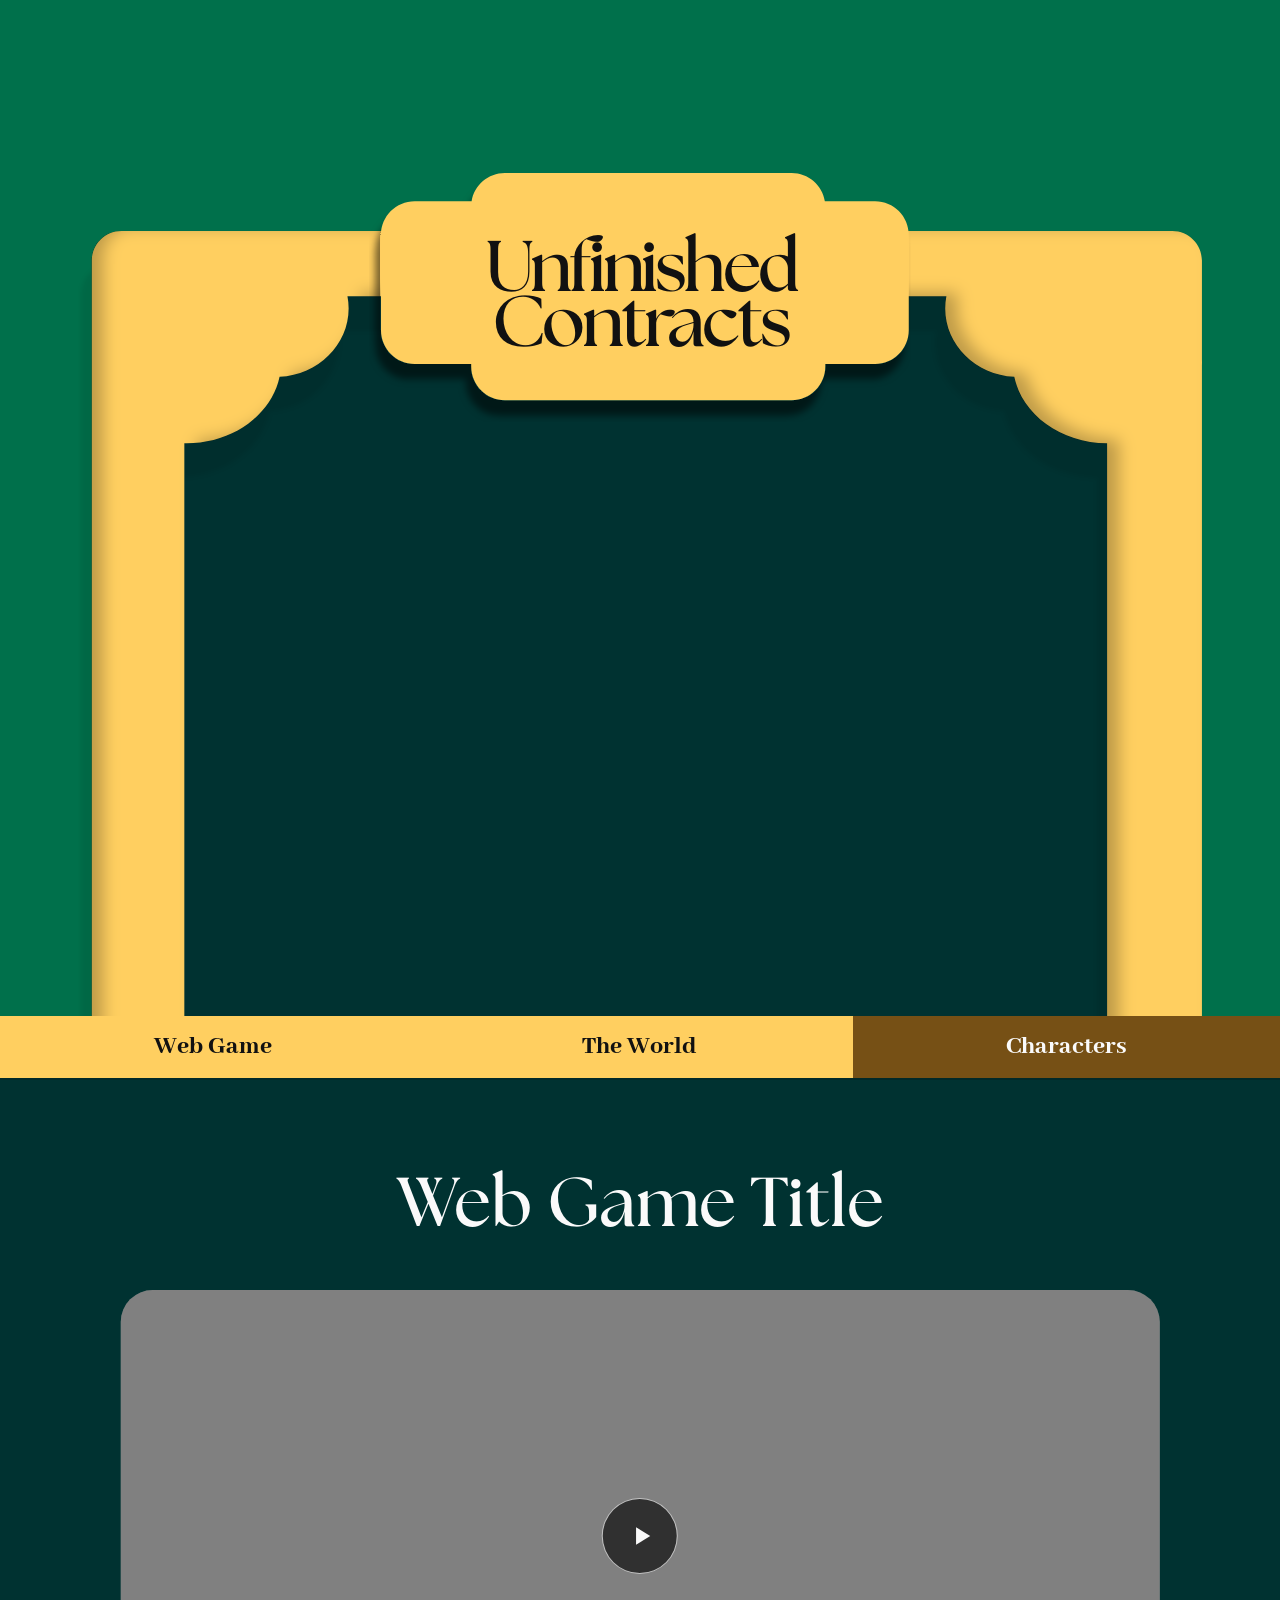
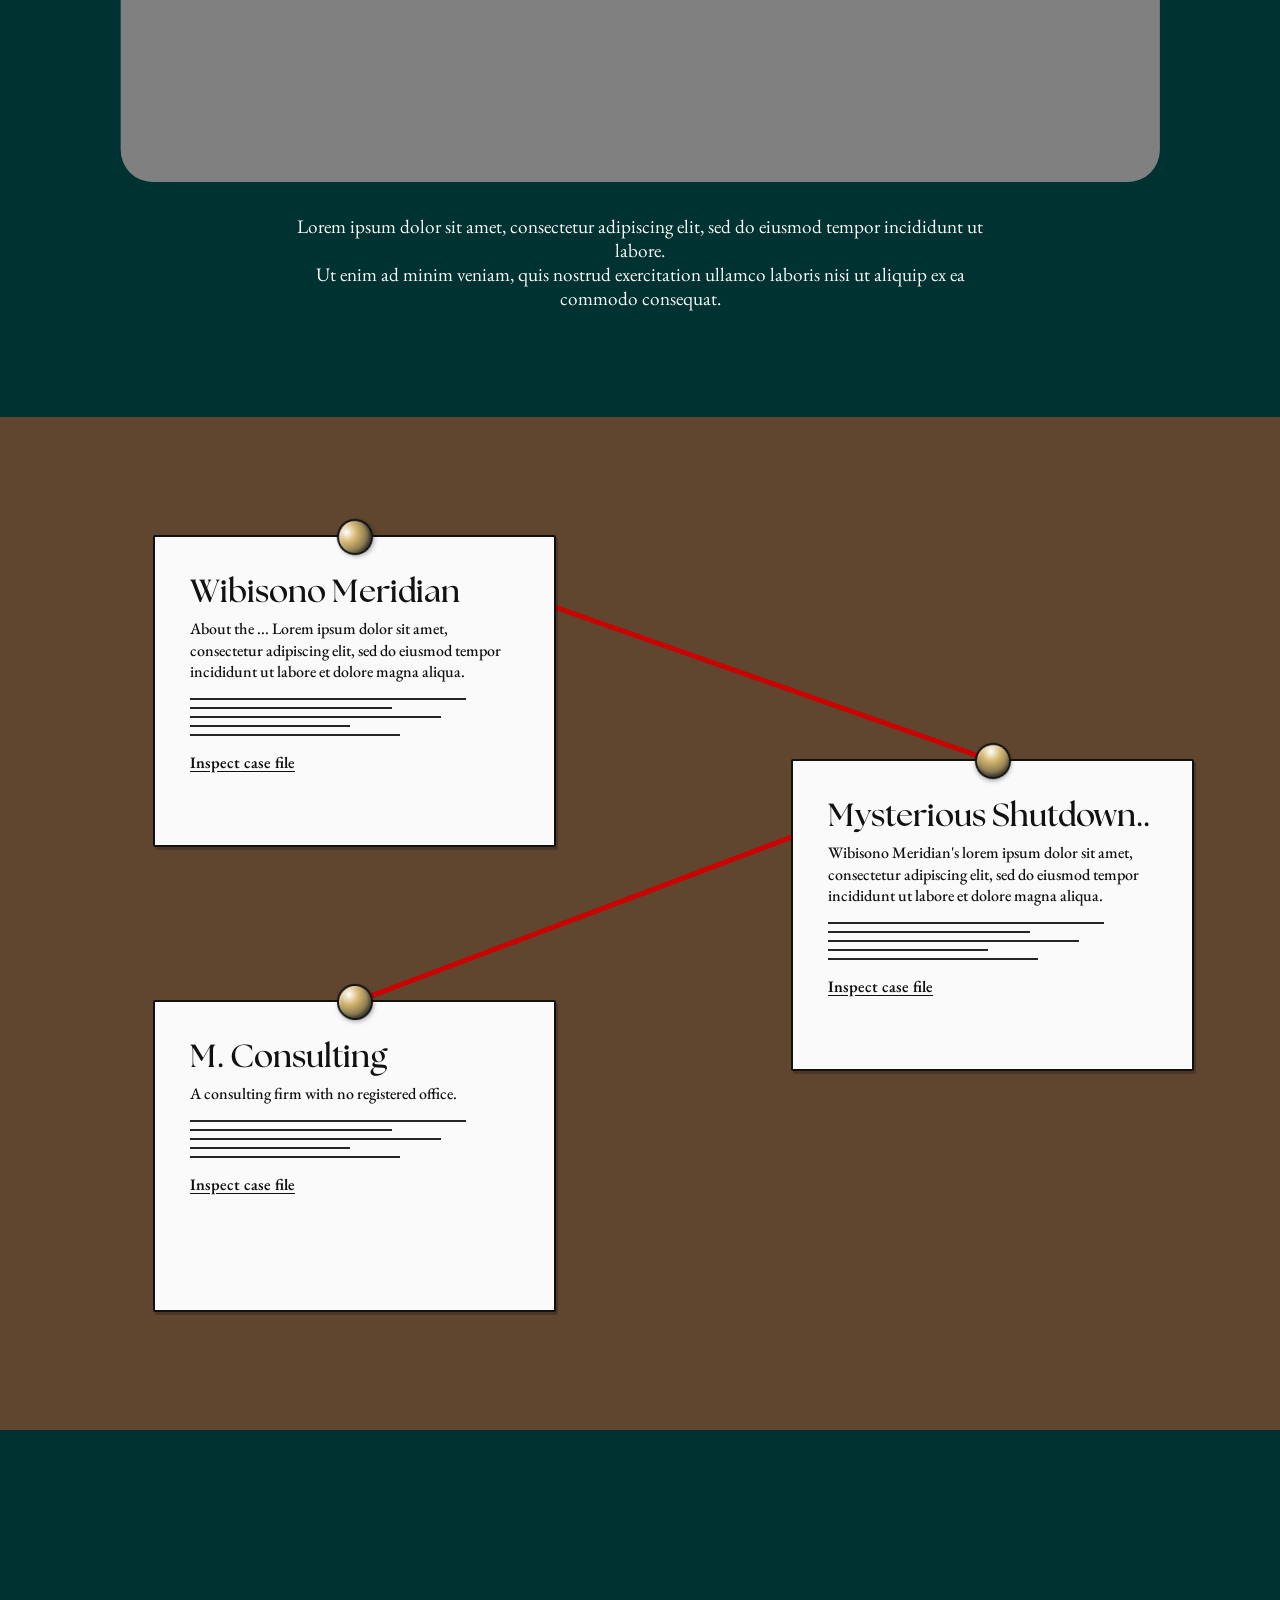
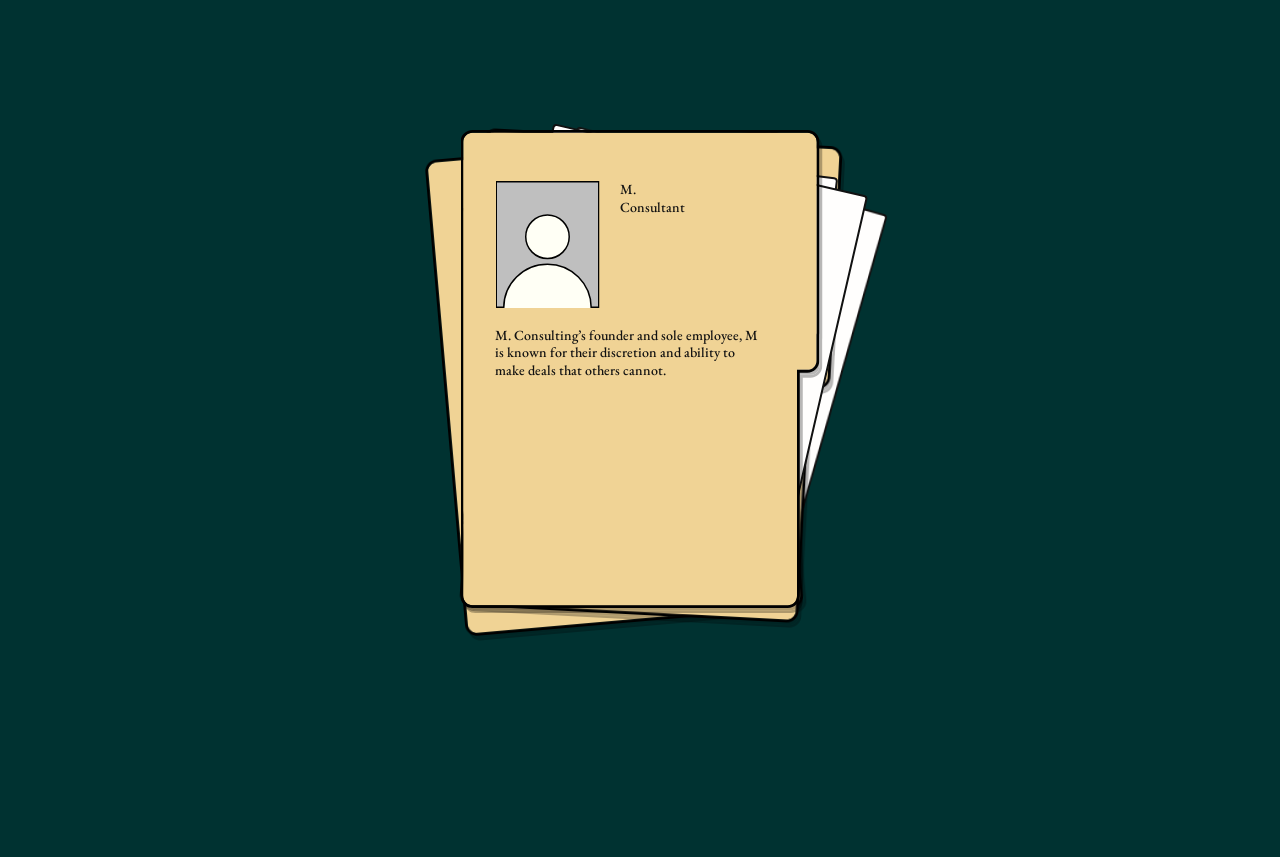
<file: index.html>
<!doctype html>
<html lang="en" data-motion="on">
  <head>
    <meta charset="UTF-8" />
    <meta name="viewport" content="width=device-width, initial-scale=1.0" />
    <meta
      name="description"
      content="Explore the Unfinished Contracts archive through an interactive WebGL city, case files, and character folders."
    />
    <meta name="theme-color" content="#a8a8a8" />
    <title>Unfinished Contracts — Web Archive</title>
    <link rel="preconnect" href="https://fonts.googleapis.com" />
    <link rel="preconnect" href="https://fonts.gstatic.com" crossorigin />
    <link
      href="https://fonts.googleapis.com/css2?family=Abhaya+Libre:wght@700;800&family=EB+Garamond:wght@400;500;600&display=swap"
      rel="stylesheet"
    />
    <link rel="stylesheet" href="styles.css" />
  </head>
  <body>
    <a class="skip-link" href="#main">Skip to content</a>
    <div class="mobile-loading" id="mobile-loading" role="status" aria-live="polite">
      <p>Best experienced on desktop</p>
    </div>

    <!-- Framed hero from the Desktop-8 composition. -->
    <header class="hero" id="top">
      <div class="hero-window" aria-hidden="true">
        <span class="hero-panel"></span>
        <img src="assets/desktop8-union.svg" alt="" />
      </div>
      <div class="hero-title">
        <img src="assets/desktop8-plaque.svg" alt="" />
        <h1>Unfinished<br />Contracts</h1>
      </div>
    </header>

    <!-- Sticky links keep the three content areas reachable. -->
    <nav class="site-nav" aria-label="Main navigation">
      <a href="#game">Web Game</a>
      <a href="#world">The World</a>
      <a href="#characters">Characters</a>
    </nav>

    <main id="main">
      <!-- The canvas is rendered by the standalone WebGL script. -->
      <section class="game-section" id="game" aria-labelledby="game-title">
        <div class="section-inner game-inner">
          <h2 id="game-title">Web Game Title</h2>
          <div class="game-frame">
            <iframe
              class="game-preview"
              src="https://meramhj.github.io/UnfinishedContracts"
              title="Unfinished Contracts game preview"
              loading="lazy"
              tabindex="-1"
              aria-hidden="true"
            ></iframe>
            <a
              href="https://meramhj.github.io/UnfinishedContracts"
              class="play-button-link"
              target="_blank"
              rel="noopener noreferrer"
              aria-label="Play Unfinished Contracts in a new tab"
            >
              <svg class="play-icon" viewBox="0 0 24 24" aria-hidden="true">
                <path d="M8 5.8v12.4L18 12 8 5.8Z" />
              </svg>
            </a>
          </div>
          <p class="game-description">
            Lorem ipsum dolor sit amet, consectetur adipiscing elit, sed do eiusmod tempor incididunt ut labore.<br />
            Ut enim ad minim veniam, quis nostrud exercitation ullamco laboris nisi ut aliquip ex ea commodo consequat.
          </p>
        </div>
      </section>

      <!-- The evidence threads retain their artwork; thumbtacks are drawn in CSS. -->
      <section class="world-section" id="world" aria-label="World case files">
        <div class="world-board">
          <span class="case-thread thread-one" aria-hidden="true"></span>
          <span class="case-thread thread-two" aria-hidden="true"></span>

          <article class="case-file case-meridian" data-case="meridian">
            <span class="world-clip world-clip-left" aria-hidden="true"></span>
            <h2>Wibisono Meridian</h2>
            <p>
              About the ... Lorem ipsum dolor sit amet, consectetur adipiscing elit, sed do eiusmod tempor incididunt ut labore et dolore magna aliqua.
            </p>
            <div class="type-lines" aria-hidden="true">
              <i></i><i></i><i></i><i></i><i></i>
            </div>
            <button class="file-link" type="button" data-case-open="meridian">
              Inspect case file
            </button>
          </article>

          <article class="case-file case-shutdown" data-case="shutdown">
            <span class="world-clip world-clip-right" aria-hidden="true"></span>
            <h2>Mysterious Shutdown..</h2>
            <p>
              Wibisono Meridian's lorem ipsum dolor sit amet, consectetur adipiscing elit, sed do eiusmod tempor incididunt ut labore et dolore magna aliqua.
            </p>
            <div class="type-lines" aria-hidden="true">
              <i></i><i></i><i></i><i></i><i></i>
            </div>
            <button class="file-link" type="button" data-case-open="shutdown">
              Inspect case file
            </button>
          </article>

          <article class="case-file case-consulting" data-case="consulting">
            <span class="world-clip world-clip-low" aria-hidden="true"></span>
            <h2>M. Consulting</h2>
            <p>
              A consulting firm with no registered office.
            </p>
            <div class="type-lines" aria-hidden="true">
              <i></i><i></i><i></i><i></i><i></i>
            </div>
            <button class="file-link" type="button" data-case-open="consulting">
              Inspect case file
            </button>
          </article>
        </div>
      </section>

      <!-- Folder covers and portrait inserts use the supplied Figma assets. -->
      <section class="characters-section" id="characters" aria-label="Character folders">
        <div class="folder-stage">
          <article class="folder folder-clara">
            <span class="folder-back back-one" aria-hidden="true"></span>
            <span class="folder-back back-two" aria-hidden="true"></span>
            <img src="assets/desktop8-character-sheet.svg" alt="Clara Wibisono's character folder cover" />
            <img class="folder-photo photo-clara" src="assets/desktop8-paper.svg" alt="" />
            <p class="folder-copy copy-primary">Clara Wibisono<br />Head of<br />Status: Active</p>
            <p class="folder-copy copy-secondary">
              Clara is the head of Wibisono Meridian
            </p>
            <a class="folder-open" href="characters.html#clara">
              Open Clara Wibisono's folder
            </a>
          </article>
          <article class="folder folder-leo">
            <span class="folder-back back-one" aria-hidden="true"></span>
            <span class="folder-back back-two" aria-hidden="true"></span>
            <img src="assets/desktop8-character-sheet.svg" alt="Leo Prasetyo's character folder cover" />
            <img class="folder-photo photo-leo" src="assets/desktop8-paper.svg" alt="" />
            <p class="folder-copy copy-primary">Leo Prasetyo<br />Head of Security<br />Status: Active</p>
            <p class="folder-copy copy-secondary">
             Leo Prasetyo, abcdef
            </p>
            <a class="folder-open" href="characters.html#leo">
              Open Leo Prasetyo's folder
            </a>
          </article>
          <article class="folder folder-mconsult">
            <span class="folder-back back-one" aria-hidden="true"></span>
            <span class="folder-back back-two" aria-hidden="true"></span>
            <img src="assets/desktop8-character-sheet.svg" alt="M. Consulting's character folder cover" />
            <img class="folder-photo photo-mconsult" src="assets/desktop8-paper.svg" alt="" />
            <p class="folder-copy copy-primary">M.<br />Consultant</p>
            <p class="folder-copy copy-secondary">
              M. Consulting’s founder and sole employee, M is known for their discretion and ability to make deals that others cannot.
            </p>
            <a class="folder-open" href="characters.html#mconsult">
              Open M. Consulting folder
            </a>
          </article>
        </div>
      </section>
    </main>

    <dialog class="record-dialog" id="record-dialog" aria-labelledby="dialog-title">
      <form method="dialog" class="dialog-paper">
        <button class="dialog-close" aria-label="Close record">×</button>
        <p class="dialog-kicker" id="dialog-kicker">ARCHIVE RECORD</p>
        <h2 id="dialog-title">Record title</h2>
        <p id="dialog-copy"></p>
        <button class="dialog-action" value="close">Return to the archive</button>
      </form>
    </dialog>

    <script src="script.js"></script>
  </body>
</html>
</file>
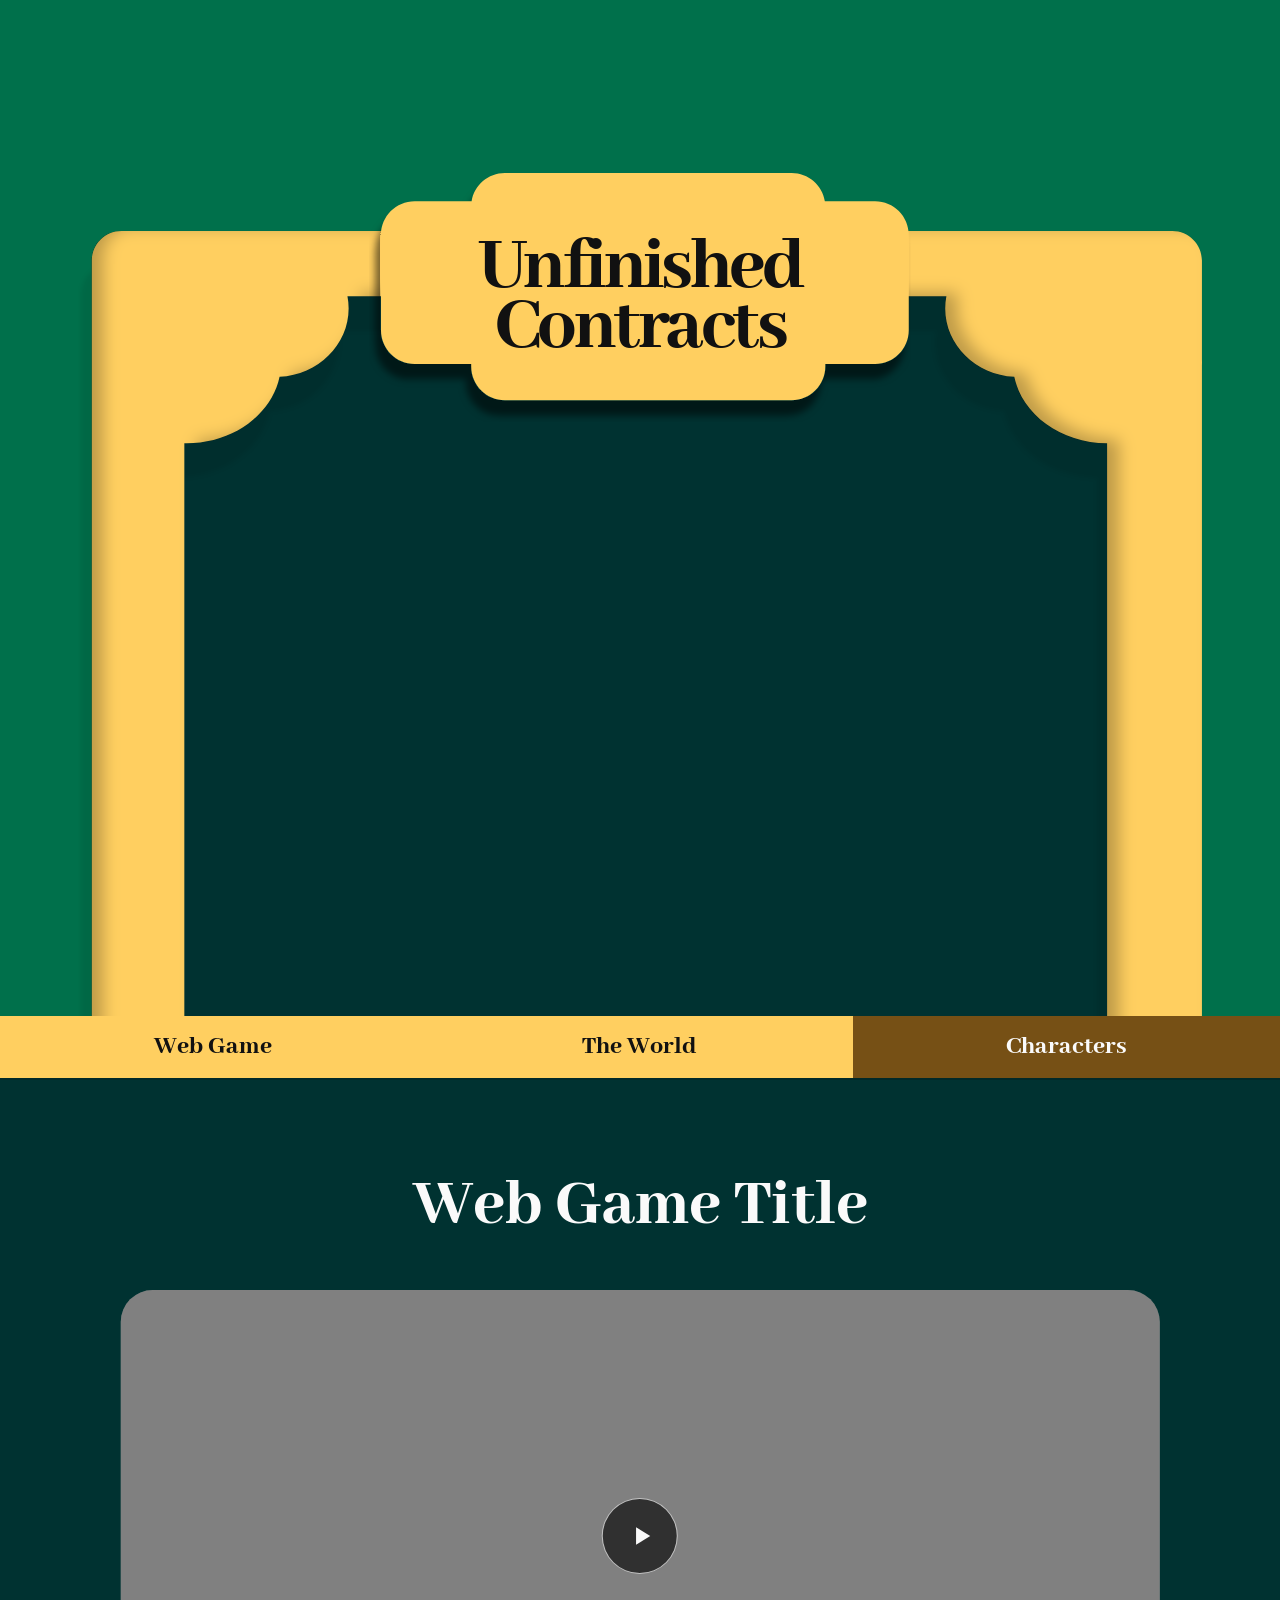
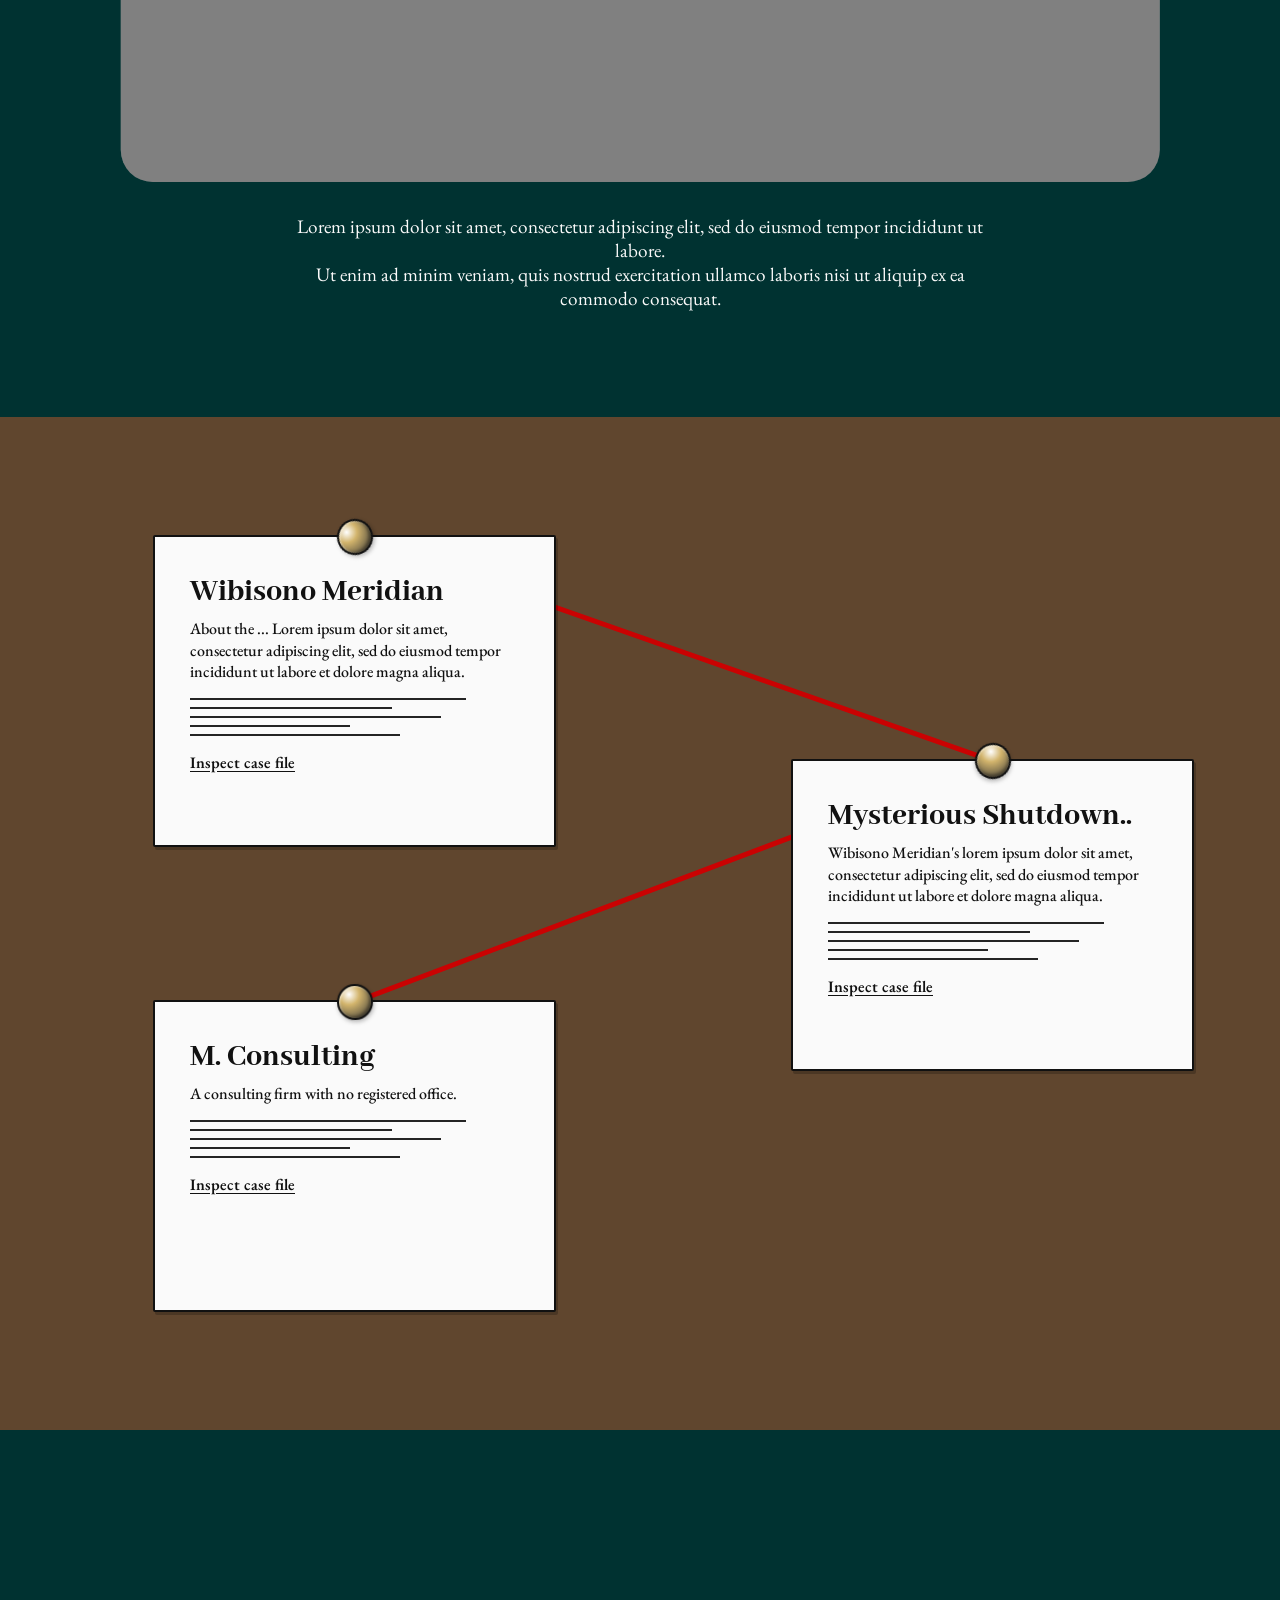
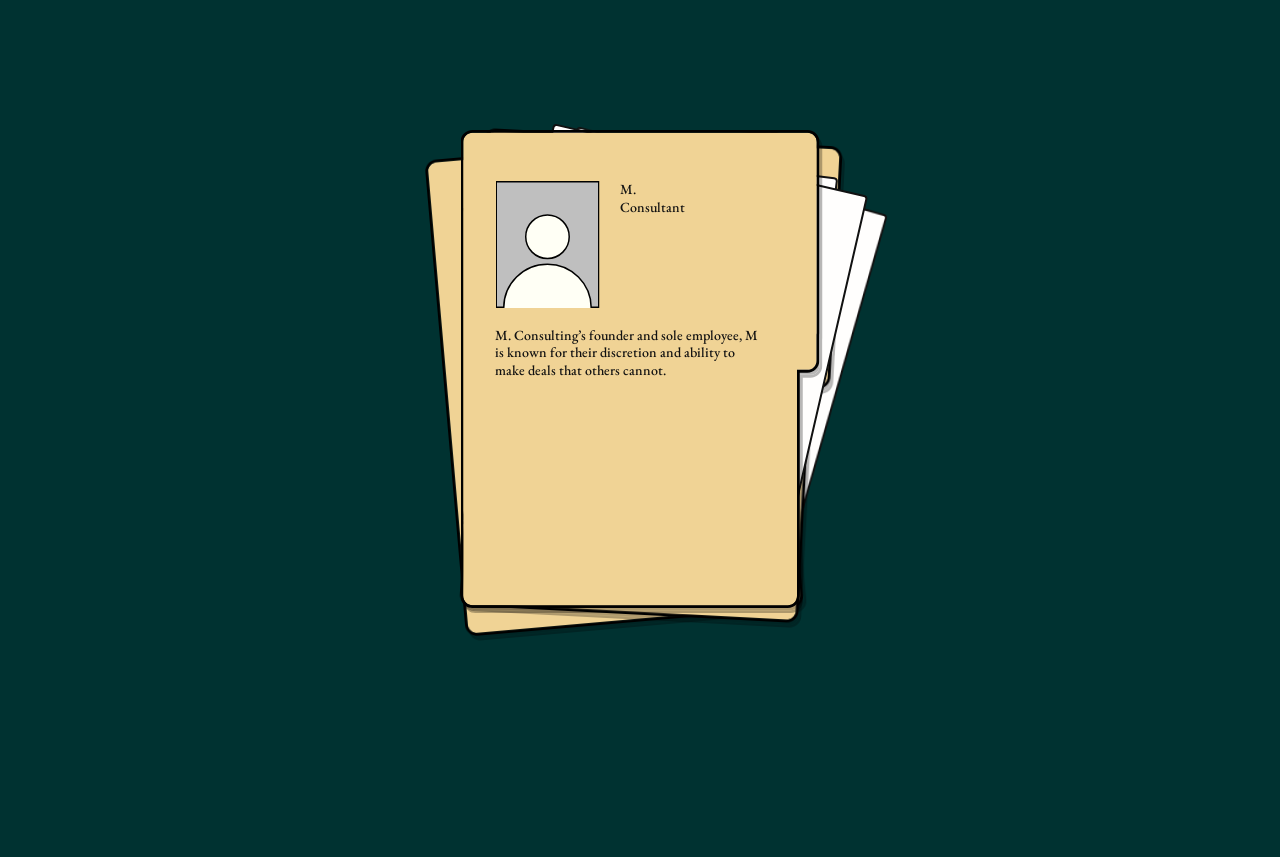
<file: unfinished-contracts-site/index.html>
<!doctype html>
<html lang="en" data-motion="on">
  <head>
    <meta charset="UTF-8" />
    <meta name="viewport" content="width=device-width, initial-scale=1.0" />
    <meta
      name="description"
      content="Explore the Unfinished Contracts archive through an interactive WebGL city, case files, and character folders."
    />
    <meta name="theme-color" content="#a8a8a8" />
    <title>Unfinished Contracts — Web Archive</title>
    <link rel="preconnect" href="https://fonts.googleapis.com" />
    <link rel="preconnect" href="https://fonts.gstatic.com" crossorigin />
    <link
      href="https://fonts.googleapis.com/css2?family=Abhaya+Libre:wght@700;800&family=EB+Garamond:wght@400;500;600&display=swap"
      rel="stylesheet"
    />
    <link rel="stylesheet" href="styles.css" />
  </head>
  <body>
    <a class="skip-link" href="#main">Skip to content</a>

    <!-- Framed hero from the Desktop-8 composition. -->
    <header class="hero" id="top">
      <div class="hero-window" aria-hidden="true">
        <span class="hero-panel"></span>
        <img src="assets/desktop8-union.svg" alt="" />
      </div>
      <div class="hero-title">
        <img src="assets/desktop8-plaque.svg" alt="" />
        <h1>Unfinished<br />Contracts</h1>
      </div>
    </header>

    <!-- Sticky links keep the three content areas reachable. -->
    <nav class="site-nav" aria-label="Main navigation">
      <a href="#game">Web Game</a>
      <a href="#world">The World</a>
      <a href="#characters">Characters</a>
    </nav>

    <main id="main">
      <!-- The canvas is rendered by the standalone WebGL script. -->
      <section class="game-section" id="game" aria-labelledby="game-title">
        <div class="section-inner game-inner">
          <h2 id="game-title">Web Game Title</h2>
          <div class="game-frame">
            <iframe
              class="game-preview"
              src="https://meramhj.github.io/UnfinishedContracts"
              title="Unfinished Contracts game preview"
              loading="lazy"
              tabindex="-1"
              aria-hidden="true"
            ></iframe>
            <a
              href="https://meramhj.github.io/UnfinishedContracts"
              class="play-button-link"
              target="_blank"
              rel="noopener noreferrer"
              aria-label="Play Unfinished Contracts in a new tab"
            >
              <svg class="play-icon" viewBox="0 0 24 24" aria-hidden="true">
                <path d="M8 5.8v12.4L18 12 8 5.8Z" />
              </svg>
            </a>
          </div>
          <p class="game-description">
            Lorem ipsum dolor sit amet, consectetur adipiscing elit, sed do eiusmod tempor incididunt ut labore.<br />
            Ut enim ad minim veniam, quis nostrud exercitation ullamco laboris nisi ut aliquip ex ea commodo consequat.
          </p>
        </div>
      </section>

      <!-- The evidence threads retain their artwork; thumbtacks are drawn in CSS. -->
      <section class="world-section" id="world" aria-label="World case files">
        <div class="world-board">
          <span class="case-thread thread-one" aria-hidden="true"></span>
          <span class="case-thread thread-two" aria-hidden="true"></span>

          <article class="case-file case-meridian" data-case="meridian">
            <span class="world-clip world-clip-left" aria-hidden="true"></span>
            <h2>Wibisono Meridian</h2>
            <p>
              About the ... Lorem ipsum dolor sit amet, consectetur adipiscing elit, sed do eiusmod tempor incididunt ut labore et dolore magna aliqua.
            </p>
            <div class="type-lines" aria-hidden="true">
              <i></i><i></i><i></i><i></i><i></i>
            </div>
            <button class="file-link" type="button" data-case-open="meridian">
              Inspect case file
            </button>
          </article>

          <article class="case-file case-shutdown" data-case="shutdown">
            <span class="world-clip world-clip-right" aria-hidden="true"></span>
            <h2>Mysterious Shutdown..</h2>
            <p>
              Wibisono Meridian's lorem ipsum dolor sit amet, consectetur adipiscing elit, sed do eiusmod tempor incididunt ut labore et dolore magna aliqua.
            </p>
            <div class="type-lines" aria-hidden="true">
              <i></i><i></i><i></i><i></i><i></i>
            </div>
            <button class="file-link" type="button" data-case-open="shutdown">
              Inspect case file
            </button>
          </article>

          <article class="case-file case-consulting" data-case="consulting">
            <span class="world-clip world-clip-low" aria-hidden="true"></span>
            <h2>M. Consulting</h2>
            <p>
              A consulting firm with no registered office.
            </p>
            <div class="type-lines" aria-hidden="true">
              <i></i><i></i><i></i><i></i><i></i>
            </div>
            <button class="file-link" type="button" data-case-open="consulting">
              Inspect case file
            </button>
          </article>
        </div>
      </section>

      <!-- Folder covers and portrait inserts use the supplied Figma assets. -->
      <section class="characters-section" id="characters" aria-label="Character folders">
        <div class="folder-stage">
          <article class="folder folder-clara">
            <span class="folder-back back-one" aria-hidden="true"></span>
            <span class="folder-back back-two" aria-hidden="true"></span>
            <img src="assets/desktop8-character-sheet.svg" alt="Clara Wibisono's character folder cover" />
            <img class="folder-photo photo-clara" src="assets/desktop8-paper.svg" alt="" />
            <p class="folder-copy copy-primary">Clara Wibisono<br />Head of<br />Status: Active</p>
            <p class="folder-copy copy-secondary">
              Clara is the head of Wibisono Meridian
            </p>
            <a class="folder-open" href="characters.html#clara">
              Open Clara Wibisono's folder
            </a>
          </article>
          <article class="folder folder-leo">
            <span class="folder-back back-one" aria-hidden="true"></span>
            <span class="folder-back back-two" aria-hidden="true"></span>
            <img src="assets/desktop8-character-sheet.svg" alt="Leo Prasetyo's character folder cover" />
            <img class="folder-photo photo-leo" src="assets/desktop8-paper.svg" alt="" />
            <p class="folder-copy copy-primary">Leo Prasetyo<br />Head of Security<br />Status: Active</p>
            <p class="folder-copy copy-secondary">
             Leo Prasetyo, abcdef
            </p>
            <a class="folder-open" href="characters.html#leo">
              Open Leo Prasetyo's folder
            </a>
          </article>
          <article class="folder folder-mconsult">
            <span class="folder-back back-one" aria-hidden="true"></span>
            <span class="folder-back back-two" aria-hidden="true"></span>
            <img src="assets/desktop8-character-sheet.svg" alt="M. Consulting's character folder cover" />
            <img class="folder-photo photo-mconsult" src="assets/desktop8-paper.svg" alt="" />
            <p class="folder-copy copy-primary">M.<br />Consultant</p>
            <p class="folder-copy copy-secondary">
              M. Consulting’s founder and sole employee, M is known for their discretion and ability to make deals that others cannot.
            </p>
            <a class="folder-open" href="characters.html#mconsult">
              Open M. Consulting folder
            </a>
          </article>
        </div>
      </section>
    </main>

    <dialog class="record-dialog" id="record-dialog" aria-labelledby="dialog-title">
      <form method="dialog" class="dialog-paper">
        <button class="dialog-close" aria-label="Close record">×</button>
        <p class="dialog-kicker" id="dialog-kicker">ARCHIVE RECORD</p>
        <h2 id="dialog-title">Record title</h2>
        <p id="dialog-copy"></p>
        <button class="dialog-action" value="close">Return to the archive</button>
      </form>
    </dialog>

    <script src="script.js"></script>
  </body>
</html>
</file>
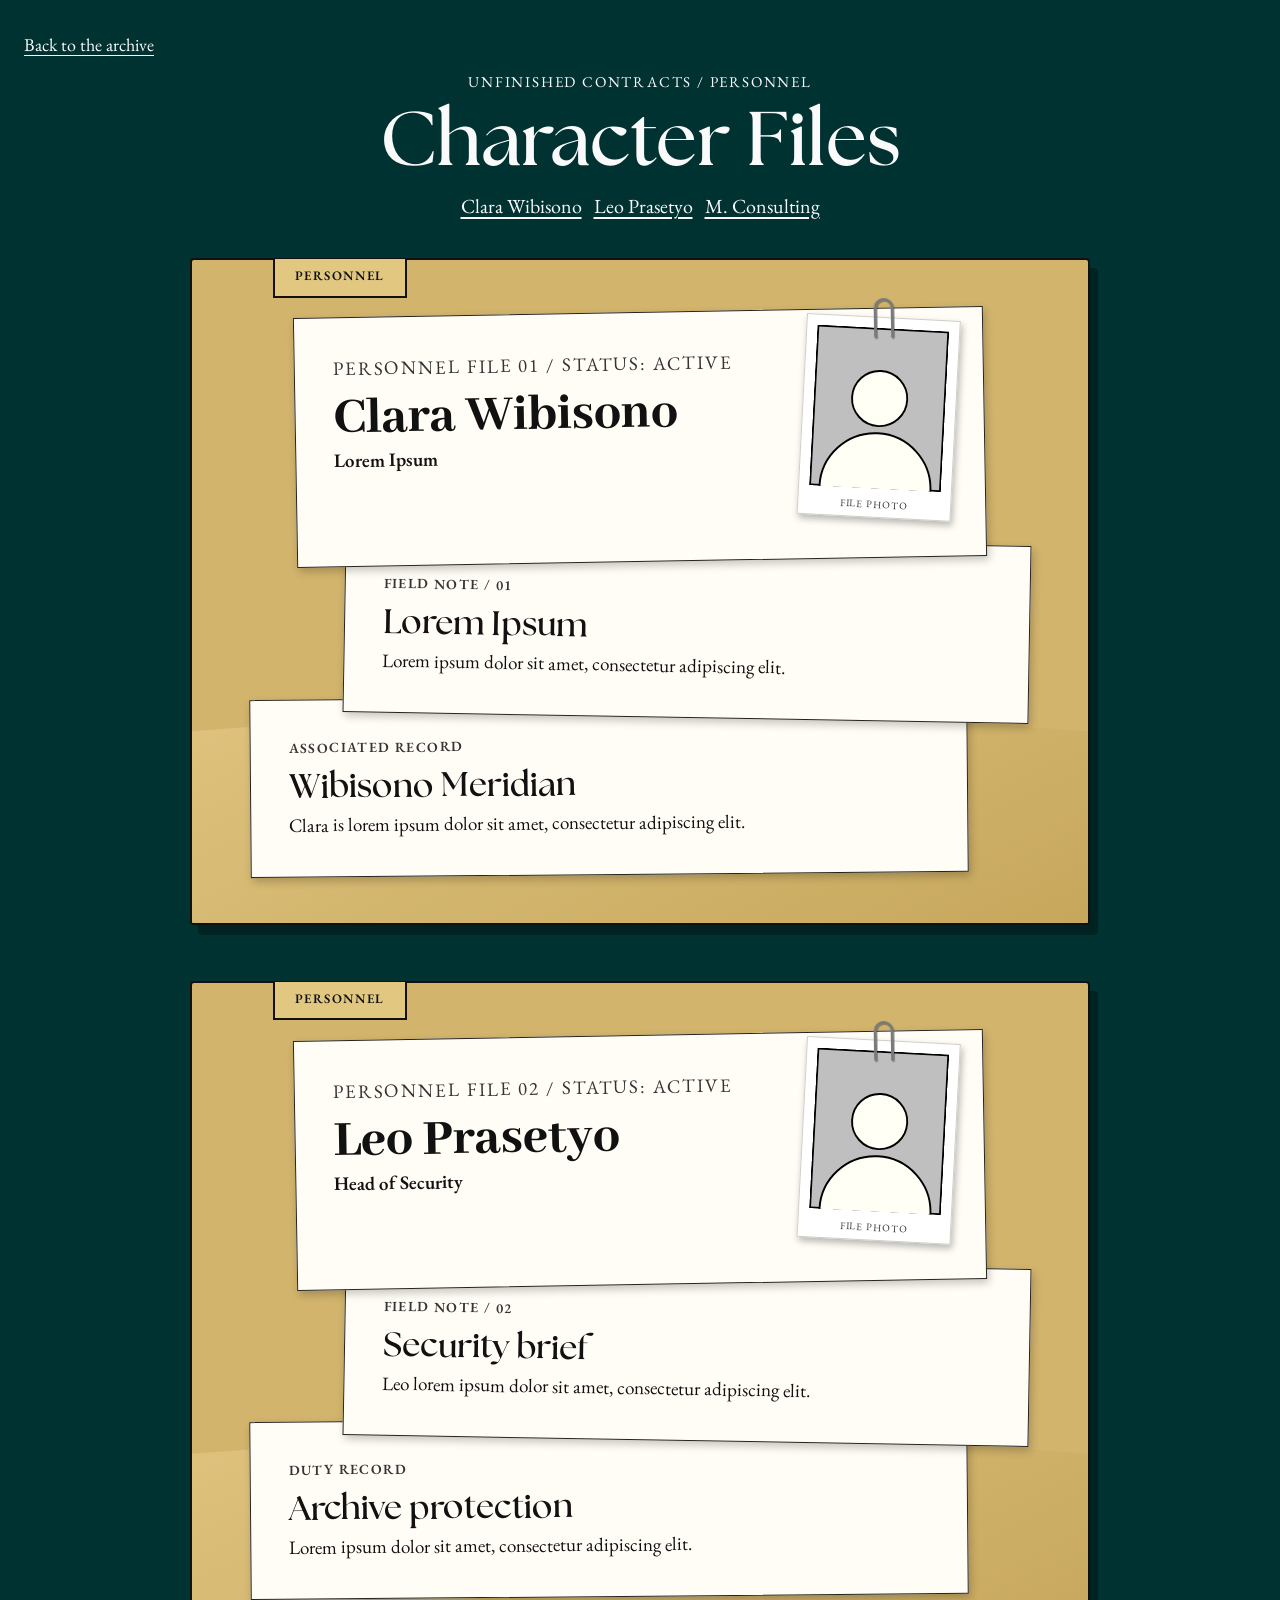
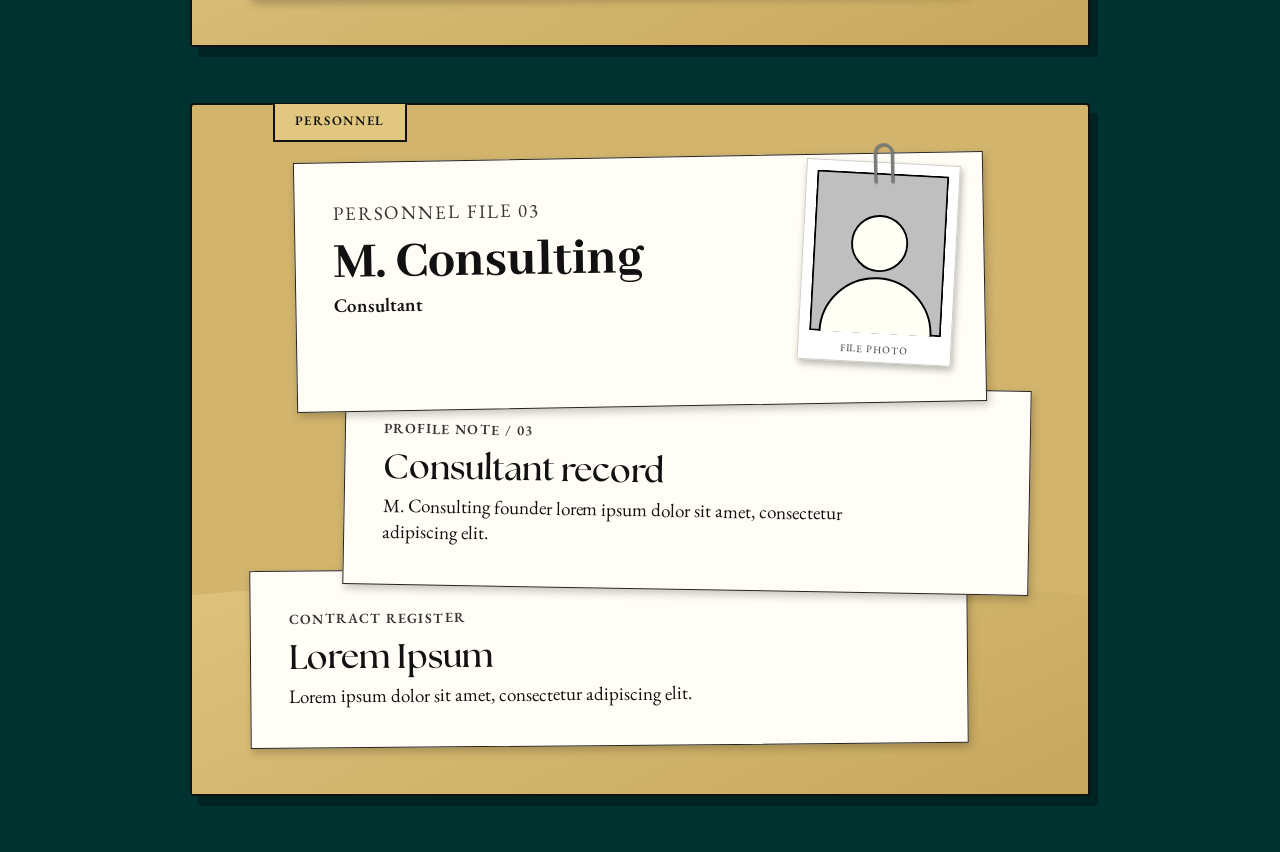
<file: characters.html>
<!doctype html>
<html lang="en">
  <head>
    <meta charset="UTF-8" />
    <meta name="viewport" content="width=device-width, initial-scale=1.0" />
    <meta
      name="description"
      content="Personnel records for the characters of Unfinished Contracts."
    />
    <meta name="theme-color" content="#003231" />
    <title>Character Files — Unfinished Contracts</title>
    <link rel="preconnect" href="https://fonts.googleapis.com" />
    <link rel="preconnect" href="https://fonts.gstatic.com" crossorigin />
    <link
      href="https://fonts.googleapis.com/css2?family=Abhaya+Libre:wght@700;800&family=EB+Garamond:wght@400;500;600&display=swap"
      rel="stylesheet"
    />
    <link rel="stylesheet" href="styles.css" />
  </head>
  <body class="character-page">
    <a class="skip-link" href="#main">Skip to content</a>
    <header class="character-page-header">
      <a class="character-page-back" href="index.html#characters">Back to the archive</a>
      <p class="character-page-kicker">UNFINISHED CONTRACTS / PERSONNEL</p>
      <h1>Character Files</h1>
      <nav class="character-page-nav" aria-label="Character files">
        <a href="#clara">Clara Wibisono</a>
        <a href="#leo">Leo Prasetyo</a>
        <a href="#mconsult">M. Consulting</a>
      </nav>
    </header>

    <main class="character-directory" id="main">
      <section class="character-profile" id="clara" aria-labelledby="clara-name">
        <div class="character-folder">
          <span class="character-folder-tab" aria-hidden="true">PERSONNEL</span>
          <div class="character-documents">
            <article class="character-document character-document-cover">
              <p class="character-profile-kicker">PERSONNEL FILE 01 / STATUS: ACTIVE</p>
              <h2 id="clara-name">Clara Wibisono</h2>
              <p class="character-role">Lorem Ipsum</p>
              <figure class="character-polaroid">
                <img src="assets/desktop8-paper.svg" alt="Illustrated file portrait for Clara Wibisono" />
                <figcaption>FILE PHOTO</figcaption>
              </figure>
            </article>
            <article class="character-document character-document-note">
              <p class="character-document-label">FIELD NOTE / 01</p>
              <h3>Lorem Ipsum</h3>
              <p>
                Lorem ipsum dolor sit amet, consectetur adipiscing elit.
              </p>
            </article>
            <article class="character-document character-document-record">
              <p class="character-document-label">ASSOCIATED RECORD</p>
              <h3>Wibisono Meridian</h3>
              <p>Clara is  lorem ipsum dolor sit amet, consectetur adipiscing elit.</p>
              <span class="document-rule" aria-hidden="true"></span>
              <span class="document-rule short" aria-hidden="true"></span>
            </article>
          </div>
        </div>
      </section>

      <section class="character-profile" id="leo" aria-labelledby="leo-name">
        <div class="character-folder">
          <span class="character-folder-tab" aria-hidden="true">PERSONNEL</span>
          <div class="character-documents">
            <article class="character-document character-document-cover">
              <p class="character-profile-kicker">PERSONNEL FILE 02 / STATUS: ACTIVE</p>
              <h2 id="leo-name">Leo Prasetyo</h2>
              <p class="character-role">Head of Security</p>
              <figure class="character-polaroid">
                <img src="assets/desktop8-paper.svg" alt="Illustrated file portrait for Leo Prasetyo" />
                <figcaption>FILE PHOTO</figcaption>
              </figure>
            </article>
            <article class="character-document character-document-note">
              <p class="character-document-label">FIELD NOTE / 02</p>
              <h3>Security brief</h3>
              <p>
                Leo lorem ipsum dolor sit amet, consectetur adipiscing elit.
              </p>
            </article>
            <article class="character-document character-document-record">
              <p class="character-document-label">DUTY RECORD</p>
              <h3>Archive protection</h3>
              <p> Lorem ipsum dolor sit amet, consectetur adipiscing elit.</p>
              <span class="document-rule" aria-hidden="true"></span>
              <span class="document-rule short" aria-hidden="true"></span>
            </article>
          </div>
        </div>
      </section>

      <section class="character-profile" id="mconsult" aria-labelledby="mconsult-name">
        <div class="character-folder">
          <span class="character-folder-tab" aria-hidden="true">PERSONNEL</span>
          <div class="character-documents">
            <article class="character-document character-document-cover">
              <p class="character-profile-kicker">PERSONNEL FILE 03</p>
              <h2 id="mconsult-name">M. Consulting</h2>
              <p class="character-role">Consultant</p>
              <figure class="character-polaroid">
                <img src="assets/desktop8-paper.svg" alt="Illustrated file portrait for M. Consulting" />
                <figcaption>FILE PHOTO</figcaption>
              </figure>
            </article>
            <article class="character-document character-document-note">
              <p class="character-document-label">PROFILE NOTE / 03</p>
              <h3>Consultant record</h3>
              <p>
                M. Consulting founder lorem ipsum dolor sit amet, consectetur adipiscing elit.
              </p>
            </article>
            <article class="character-document character-document-record">
              <p class="character-document-label">CONTRACT REGISTER</p>
              <h3>Lorem Ipsum</h3>
              <p> Lorem ipsum dolor sit amet, consectetur adipiscing elit.</p>
              <span class="document-rule" aria-hidden="true"></span>
              <span class="document-rule short" aria-hidden="true"></span>
            </article>
          </div>
        </div>
      </section>
    </main>
    <script src="script.js"></script>
  </body>
</html>
</file>
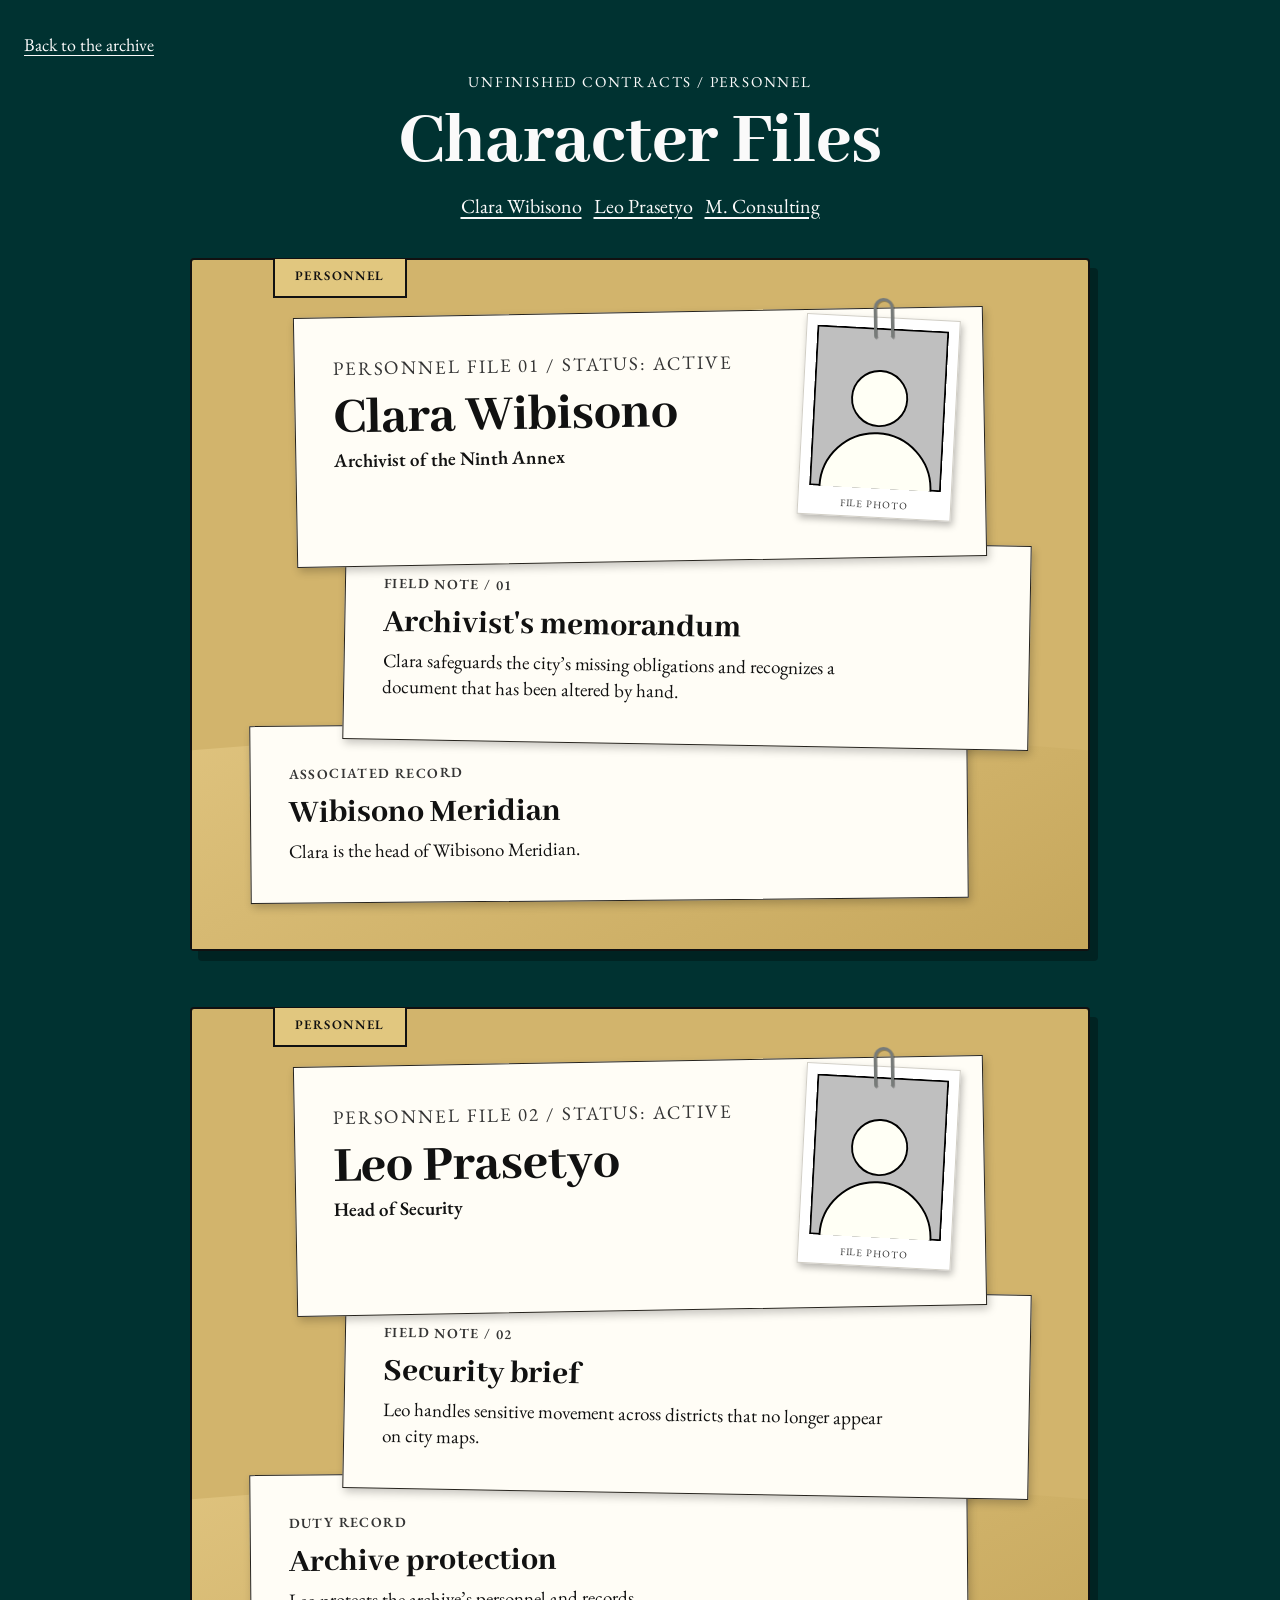
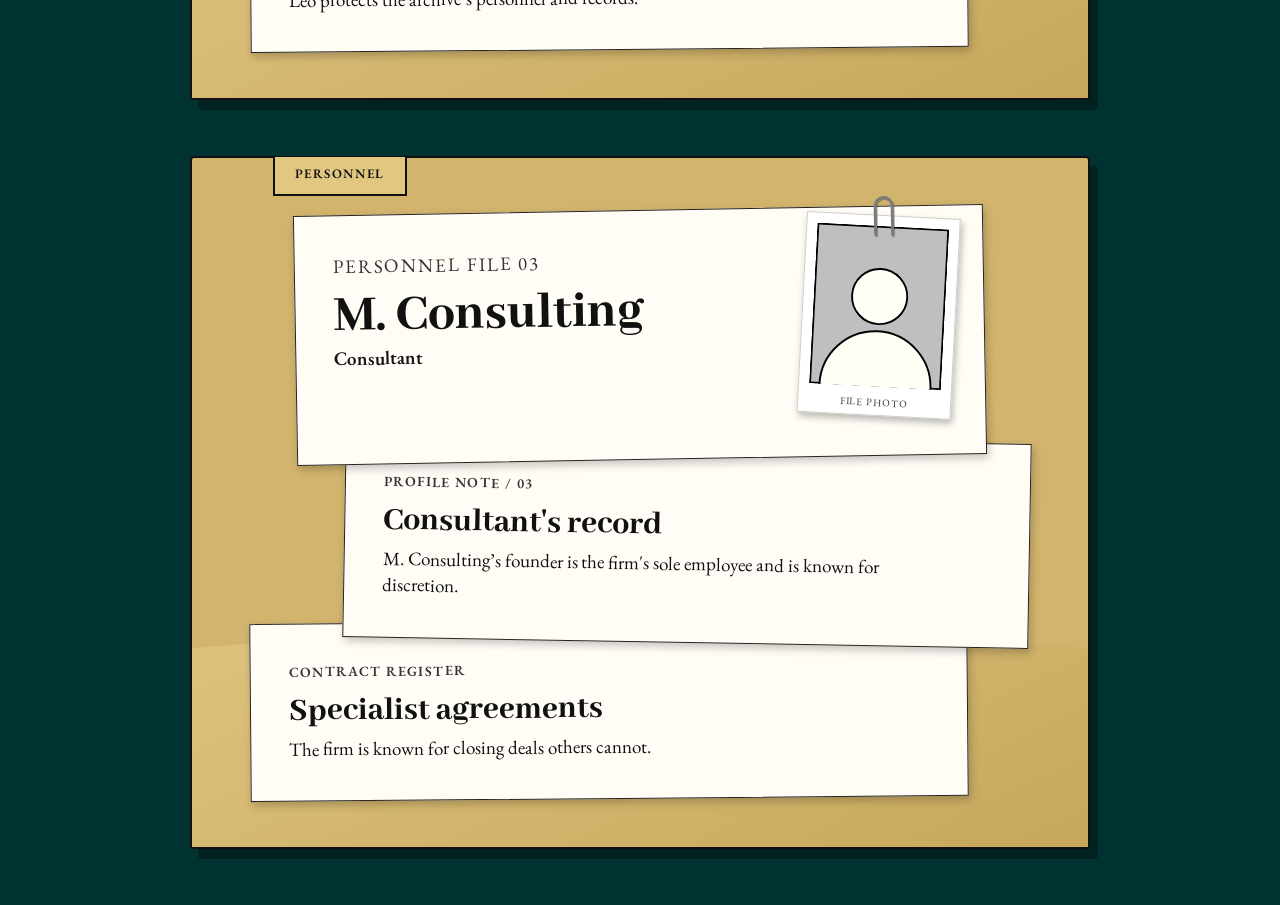
<file: unfinished-contracts-site/characters.html>
<!doctype html>
<html lang="en">
  <head>
    <meta charset="UTF-8" />
    <meta name="viewport" content="width=device-width, initial-scale=1.0" />
    <meta
      name="description"
      content="Personnel records for the characters of Unfinished Contracts."
    />
    <meta name="theme-color" content="#003231" />
    <title>Character Files — Unfinished Contracts</title>
    <link rel="preconnect" href="https://fonts.googleapis.com" />
    <link rel="preconnect" href="https://fonts.gstatic.com" crossorigin />
    <link
      href="https://fonts.googleapis.com/css2?family=Abhaya+Libre:wght@700;800&family=EB+Garamond:wght@400;500;600&display=swap"
      rel="stylesheet"
    />
    <link rel="stylesheet" href="styles.css" />
  </head>
  <body class="character-page">
    <a class="skip-link" href="#main">Skip to content</a>
    <header class="character-page-header">
      <a class="character-page-back" href="index.html#characters">Back to the archive</a>
      <p class="character-page-kicker">UNFINISHED CONTRACTS / PERSONNEL</p>
      <h1>Character Files</h1>
      <nav class="character-page-nav" aria-label="Character files">
        <a href="#clara">Clara Wibisono</a>
        <a href="#leo">Leo Prasetyo</a>
        <a href="#mconsult">M. Consulting</a>
      </nav>
    </header>

    <main class="character-directory" id="main">
      <section class="character-profile" id="clara" aria-labelledby="clara-name">
        <div class="character-folder">
          <span class="character-folder-tab" aria-hidden="true">PERSONNEL</span>
          <div class="character-documents">
            <article class="character-document character-document-cover">
              <p class="character-profile-kicker">PERSONNEL FILE 01 / STATUS: ACTIVE</p>
              <h2 id="clara-name">Clara Wibisono</h2>
              <p class="character-role">Archivist of the Ninth Annex</p>
              <figure class="character-polaroid">
                <img src="assets/desktop8-paper.svg" alt="Illustrated file portrait for Clara Wibisono" />
                <figcaption>FILE PHOTO</figcaption>
              </figure>
            </article>
            <article class="character-document character-document-note">
              <p class="character-document-label">FIELD NOTE / 01</p>
              <h3>Archivist's memorandum</h3>
              <p>
                Clara safeguards the city’s missing obligations and recognizes
                a document that has been altered by hand.
              </p>
            </article>
            <article class="character-document character-document-record">
              <p class="character-document-label">ASSOCIATED RECORD</p>
              <h3>Wibisono Meridian</h3>
              <p>Clara is the head of Wibisono Meridian.</p>
              <span class="document-rule" aria-hidden="true"></span>
              <span class="document-rule short" aria-hidden="true"></span>
            </article>
          </div>
        </div>
      </section>

      <section class="character-profile" id="leo" aria-labelledby="leo-name">
        <div class="character-folder">
          <span class="character-folder-tab" aria-hidden="true">PERSONNEL</span>
          <div class="character-documents">
            <article class="character-document character-document-cover">
              <p class="character-profile-kicker">PERSONNEL FILE 02 / STATUS: ACTIVE</p>
              <h2 id="leo-name">Leo Prasetyo</h2>
              <p class="character-role">Head of Security</p>
              <figure class="character-polaroid">
                <img src="assets/desktop8-paper.svg" alt="Illustrated file portrait for Leo Prasetyo" />
                <figcaption>FILE PHOTO</figcaption>
              </figure>
            </article>
            <article class="character-document character-document-note">
              <p class="character-document-label">FIELD NOTE / 02</p>
              <h3>Security brief</h3>
              <p>
                Leo handles sensitive movement across districts that no longer
                appear on city maps.
              </p>
            </article>
            <article class="character-document character-document-record">
              <p class="character-document-label">DUTY RECORD</p>
              <h3>Archive protection</h3>
              <p>Leo protects the archive’s personnel and records.</p>
              <span class="document-rule" aria-hidden="true"></span>
              <span class="document-rule short" aria-hidden="true"></span>
            </article>
          </div>
        </div>
      </section>

      <section class="character-profile" id="mconsult" aria-labelledby="mconsult-name">
        <div class="character-folder">
          <span class="character-folder-tab" aria-hidden="true">PERSONNEL</span>
          <div class="character-documents">
            <article class="character-document character-document-cover">
              <p class="character-profile-kicker">PERSONNEL FILE 03</p>
              <h2 id="mconsult-name">M. Consulting</h2>
              <p class="character-role">Consultant</p>
              <figure class="character-polaroid">
                <img src="assets/desktop8-paper.svg" alt="Illustrated file portrait for M. Consulting" />
                <figcaption>FILE PHOTO</figcaption>
              </figure>
            </article>
            <article class="character-document character-document-note">
              <p class="character-document-label">PROFILE NOTE / 03</p>
              <h3>Consultant's record</h3>
              <p>
                M. Consulting’s founder is the firm's sole employee and is known
                for discretion.
              </p>
            </article>
            <article class="character-document character-document-record">
              <p class="character-document-label">CONTRACT REGISTER</p>
              <h3>Specialist agreements</h3>
              <p>The firm is known for closing deals others cannot.</p>
              <span class="document-rule" aria-hidden="true"></span>
              <span class="document-rule short" aria-hidden="true"></span>
            </article>
          </div>
        </div>
      </section>
    </main>
  </body>
</html>
</file>
<file: styles.css>
/* Desktop-8 visual system and responsive layout. */
@font-face {
  font-family: "The Seasons";
  src: url("Fontspring-DEMO-theseasons-reg.otf") format("opentype");
  font-weight: 400;
  font-style: normal;
}

@font-face {
  font-family: "The Seasons";
  src: url("Fontspring-DEMO-theseasons-lt.otf") format("opentype");
  font-weight: 300;
  font-style: normal;
}

@font-face {
  font-family: "The Seasons";
  src: url("Fontspring-DEMO-theseasons-bd.otf") format("opentype");
  font-weight: 700;
  font-style: normal;
}

@font-face {
  font-family: "The Seasons";
  src: url("Fontspring-DEMO-theseasons-it.otf") format("opentype");
  font-weight: 400;
  font-style: italic;
}

@font-face {
  font-family: "The Seasons";
  src: url("Fontspring-DEMO-theseasons-ltit.otf") format("opentype");
  font-weight: 300;
  font-style: italic;
}

@font-face {
  font-family: "The Seasons";
  src: url("Fontspring-DEMO-theseasons-bdit.otf") format("opentype");
  font-weight: 700;
  font-style: italic;
}

:root {
  color-scheme: light;
  --canvas: #00704b;
  --charcoal: #003231;
  --paper: #fafafa;
  --ink: #111;
  --nav-height: 62px;
  --hero-height: 1016px;
  --game-height: 962px;
  --world-height: 1013px;
  --characters-height: 1027px;
  --thumbtack-color: #d2b46c;
  /* Change this token to recolor the character folder surfaces. */
  --folder-color: #fffefd;

  --display: "Abhaya Libre", Georgia, serif;
  --body: "EB Garamond", Georgia, serif;
  --gold: #d2b46c;
  box-sizing: border-box;
  scroll-behavior: smooth;
  scroll-padding-top: calc(var(--nav-height) + 12px);
  background: var(--canvas);
}

*,
*::before,
*::after {
  box-sizing: inherit;
}

body {
  --spot-x: 50%;
  --spot-y: 50%;
  position: relative;
  margin: 0;
  min-width: 320px;
  overflow-x: hidden;
  background: var(--canvas);
  color: var(--ink);
  font: 400 20px/1.4 var(--body);
}

body::before {
  position: fixed;
  z-index: 99;
  inset: 0;
  background: radial-gradient(
    circle 125vmax at var(--spot-x) var(--spot-y),
    rgb(255 255 255 / 0.12) 0%,
    rgb(255 255 255 / 0.05) 12%,
    rgb(0 0 0 / 0.18) 28%,
    rgb(0 0 0 / 0.38) 72%,
    rgb(0 0 0 / 0.58) 100%
  );
  content: "";
  opacity: 0;
  pointer-events: none;
  mix-blend-mode: normal;
  transition: opacity 180ms ease;
}

body.is-spotlighting::before {
  opacity: 0.75;
}

button,
a {
  color: inherit;
  font: inherit;
}

button {
  cursor: pointer;
}

a {
  text-underline-offset: 0.2em;
}

button:focus-visible,
a:focus-visible {
  outline: 3px solid #fafafa;
  outline-offset: 2px;
  box-shadow: 0 0 0 7px #111;
}

.skip-link {
  position: fixed;
  z-index: 100;
  top: 12px;
  left: 12px;
  padding: 10px 16px;
  transform: translateY(-160%);
  background: var(--paper);
}

.skip-link:focus {
  transform: translateY(0);
}

.mobile-loading {
  display: none;
}

.hero {
  position: relative;
  height: var(--hero-height);
  overflow: hidden;
  background: var(--canvas);
  --hero-window-width: min(1124px, calc(100vw - 64px));
}

.hero-window {
  position: absolute;
  top: 231px;
  left: 50%;
  width: var(--hero-window-width);
  transform: translateX(-50%);
}

.hero-window img {
  position: relative;
  z-index: 1;
  display: block;
  width: 100%;
  height: auto;
}

.hero-panel {
  position: absolute;
  top: 4.46%;
  left: 50%;
  width: 84.1%;
  height: 93.2%;
  transform: translateX(-50%);
  background: var(--charcoal);
}

.hero-title {
  position: absolute;
  z-index: 2;
  top: 153px;
  left: 50%;
  width: min(542px, calc(48.22vw - 30.86px));
  aspect-ratio: 556.281 / 255.3;
  --hero-badge-offset: 20px;
  transform: translateX(-50%);
  text-align: center;
}

.hero-title > img {
  transform: translateY(+20px);
  display: block;
  width: 100%;
  height: auto;
}

.hero-title h1 {
  position: absolute;
  top: calc(50% + var(--hero-badge-offset));
  left: 50%;
  width: 78%;
  margin: 0;
  transform: translate(-50%, -50%);
  font: 800 clamp(36px, 5.6vw, 80px) / 0.76 var(--display);
  letter-spacing: -0.045em;
  text-align: center;
}

.site-nav {
  position: sticky;
  z-index: 20;
  top: 0;
  display: grid;
  grid-template-columns: repeat(3, minmax(0, 1fr));
  align-items: center;
  height: var(--nav-height);
  margin-bottom: -23px;
  padding: 0;
  background: #ffcf60;
  box-shadow: 0 2px 0 rgb(0 0 0 / 0.16);
}

.site-nav a {
  justify-self: center;
  min-width: 0;
  width: 100%;
  height: 100%;
  display: grid;
  place-items: center;
  padding: 0 8px;
  font: 800 clamp(19px, 2vw, 29px) / 1 var(--display);
  text-align: center;
  text-decoration: none;
  overflow-wrap: anywhere;
  transition: background-color 180ms ease, color 180ms ease;
}

.site-nav a:hover,
.site-nav a[aria-current="location"] {
  background: #765015;
  color: var(--paper);
}

.site-nav a {
  justify-self: stretch;
}

.game-section {
  position: relative;
  height: var(--game-height);
  overflow: hidden;
  background: var(--charcoal);
  color: var(--paper);
}

.section-inner {
  position: relative;
  width: min(1440px, 100%);
  height: 100%;
  margin: 0 auto;
}

.game-inner h2 {
  position: absolute;
  top: 116px;
  left: 50%;
  width: min(823px, 90%);
  margin: 0;
  transform: translateX(-50%);
  font: 800 clamp(36px, 5.4vw, 76px) / 1 var(--display);
  text-align: center;
}

.game-frame {
  position: absolute;
  top: 235px;
  left: 50%;
  width: min(1038.5px, calc(100% - 220px));
  aspect-ratio: 1038.5 / 491.92;
  transform: translateX(-50%);
  overflow: hidden;
  border-radius: 32px;
  background: #a8a8a8;
  isolation: isolate;
}

.game-description {
  position: absolute;
  top: 760px;
  left: 50%;
  width: min(720px, calc(100% - 48px));
  margin: 0;
  transform: translateX(-50%);
  color: var(--paper);
  font-size: clamp(16px, 1.5vw, 21px);
  line-height: 1.25;
  text-align: center;
}

.game-preview {
  position: absolute;
  inset: 0;
  display: block;
  width: 100%;
  height: 100%;
  transform: scale(1.04);
  border: 0;
  filter: blur(5px);
  pointer-events: none;
}

.game-frame::after {
  position: absolute;
  z-index: 1;
  inset: 0;
  background: rgb(0 0 0 / 0.24);
  content: "";
  pointer-events: none;
}

.play-button-link {
  position: absolute;
  z-index: 2;
  display: grid;
  top: 50%;
  left: 50%;
  width: 76px;
  aspect-ratio: 1;
  transform: translate(-50%, -50%);
  place-items: center;
  border: 1px solid rgb(250 250 250 / 0.72);
  border-radius: 50%;
  background: rgb(26 26 26 / 0.78);
  color: var(--paper);
  transition: background 160ms ease, color 160ms ease, transform 160ms ease;
}

.play-button-link:hover {
  transform: translate(-50%, -50%) scale(1.08);
  background: var(--paper);
  color: var(--charcoal);
}

.play-icon {
  width: 34px;
  height: 34px;
  margin-left: 4px;
  fill: currentColor;
}

.world-section {
  position: relative;
  height: var(--world-height);
  overflow: hidden;
  background: #60462e;
}

.world-board {
  position: relative;
  width: min(1440px, 100%);
  height: 100%;
  margin: 0 auto;
}

.case-thread {
  position: absolute;
  z-index: 1;
  display: block;
  height: 5px;
  border-radius: 999px;
  background: #ca0202;
  pointer-events: none;
  transform-origin: 0 50%;
}

.thread-one {
  top: 0;
  left: 0;
}

.thread-two {
  top: 0;
  left: 0;
}

.world-clip {
  position: absolute;
  z-index: 3;
  top: -18px;
  left: 50%;
  display: block;
  width: 36px;
  height: 36px;
  transform: translateX(-50%);
  opacity: 1;
  pointer-events: none;
  filter: drop-shadow(1px 2px 2px rgb(0 0 0 / 0.28));
}

.world-clip::before {
  position: absolute;
  inset: 0;
  content: "";
  border: 2px solid var(--ink);
  border-radius: 50%;
  background: radial-gradient(
    circle at 32% 26%,
    #fff 0,
    var(--thumbtack-color) 32%,
    #333 100%
  );
  box-shadow:
    inset 1px 1px 2px rgb(255 255 255 / 0.55),
    inset -2px -2px 3px rgb(0 0 0 / 0.35);
}

.world-clip-left {
  transform: translateX(-50%) rotate(-24deg);
}

.world-clip-right {
  transform: translateX(-50%) rotate(24deg);
}

.world-clip-low {
  transform: translateX(-50%) rotate(-2deg);
}

.case-file {
  position: absolute;
  z-index: 2;
  width: 403px;
  height: 312px;
  padding: 39px 35px 26px;
  border: 2px solid #111;
  border-radius: 2px;
  background: var(--paper);
  box-shadow: 2px 3px 0 rgb(0 0 0 / 0.22);
  transition: transform 220ms ease, box-shadow 220ms ease;
}

.case-file:hover,
.case-file:focus-within,
.case-file.is-selected {
  z-index: 4;
  transform: translateY(-7px) rotate(0deg);
  box-shadow: 7px 10px 0 rgb(0 0 0 / 0.2);
}

.case-meridian {
  top: 118px;
  left: calc(10% + 25px);
  transform: rotate(0deg);
}

.case-shutdown {
  top: 342px;
  left: calc(60% + 23px);
  transform: rotate(0deg);
}

.case-consulting {
  top: 583px;
  left: calc(10% + 25px);
  transform: rotate(0deg);
}

.case-file h2 {
  margin: 0 0 10px;
  font: 800 clamp(23px, 2.5vw, 35.89px) / 1 var(--display);
  overflow-wrap: anywhere;
}

.case-file p {
  margin: 0 0 13px;
  font: 500 16px/1.35 var(--body);
}

.type-lines {
  display: grid;
  gap: 7px;
  width: 84%;
  margin: 15px 0 11px;
}

.type-lines i {
  display: block;
  height: 2px;
  background: #242424;
}

.type-lines i:nth-child(2) {
  width: 73%;
}

.type-lines i:nth-child(3) {
  width: 91%;
}

.type-lines i:nth-child(4) {
  width: 58%;
}

.type-lines i:nth-child(5) {
  width: 76%;
}

.file-link {
  position: relative;
  z-index: 1;
  padding: 2px 0;
  border: 0;
  background: transparent;
  font: 600 16px/1.2 var(--body);
  text-decoration: underline;
  text-underline-offset: 3px;
}

.file-link:hover {
  color: #6d1a1c;
}

.characters-section {
  position: relative;
  height: var(--characters-height);
  overflow: hidden;
  background: var(--charcoal);
}

.folder-stage {
  position: relative;
  width: min(1440px, 100%);
  height: 100%;
  margin: 0 auto;
}

.characters-section:not(.is-in-view) .folder-stage,
.characters-section.is-in-view:not(.is-revealed) .folder-stage {
  display: block;
}

.folder {
  position: absolute;
  top: 300px;
  width: 358.7px;
  aspect-ratio: 364.307 / 485.152;
  transform-origin: center center;
  transition:
    transform 820ms cubic-bezier(0.22, 1, 0.36, 1),
    filter 480ms ease;
  will-change: transform;
}

.characters-section:not(.is-in-view) .folder,
.characters-section.is-in-view:not(.is-revealed) .folder {
  transform: var(--folder-stack-transform, rotate(0deg));
}

.characters-section:not(.is-in-view) .folder-clara,
.characters-section.is-in-view:not(.is-revealed) .folder-clara {
  z-index: 1;
}

.characters-section:not(.is-in-view) .folder-leo,
.characters-section.is-in-view:not(.is-revealed) .folder-leo {
  z-index: 2;
}

.characters-section:not(.is-in-view) .folder-mconsult,
.characters-section.is-in-view:not(.is-revealed) .folder-mconsult {
  z-index: 3;
}

.folder::before {
  position: absolute;
  z-index: 4;
  inset: -22px -34px -22px;
  content: "";
  pointer-events: auto;
}

.folder > img {
  position: relative;
  z-index: 2;
  display: block;
  width: 100%;
  height: auto;
  filter: drop-shadow(3px 5px 0 rgb(0 0 0 / 0.28));
}

.folder > img:not(.folder-photo) {
  filter: drop-shadow(3px 5px 0 rgb(0 0 0 / 0.28));
}

.folder > .folder-photo {
  position: absolute;
  z-index: 3;
  top: 10.7%;
  left: 9.75%;
  width: 29%;
  height: auto;
  filter: none;
}

.folder-copy {
  position: absolute;
  z-index: 4;
  margin: 0;
  color: #111;
  font: 500 14px/1.25 var(--body);
  pointer-events: none;
}

.copy-primary {
  top: 10.7%;
  left: 44.6%;
  width: 43.2%;
}

.copy-secondary {
  top: 41.2%;
  left: 9.75%;
  width: 75.3%;
}

.folder-photo {
  top: 10.7%;
  left: 9.75%;
}

.folder-back {
  position: absolute;
  inset: 7% 5%;
  border: 2px solid #111;
  border-radius: 4px;
  background: var(--folder-color);
}

.back-one {
  transform: rotate(7deg) translate(12px, -8px);
}

.back-two {
  transform: rotate(13deg) translate(22px, -14px);
}

.folder-clara {
  left: 191px;
  transform: rotate(-30deg);
}

.folder-leo {
  top: 193px;
  left: 502px;
  transform: rotate(0deg);
}

.folder-mconsult {
  left: calc(100% - 550px);
  transform: rotate(30deg);
}

.characters-section .folder-stage .folder:hover,
.characters-section .folder-stage .folder:focus-within,
.characters-section .folder-stage .folder.is-selected {
  z-index: 10;
  filter: drop-shadow(0 18px 14px rgb(0 0 0 / 0.38));
}

.folder-clara:hover,
.folder-clara:focus-within,
.folder-clara.is-selected {
  transform: translate(118px, -20px) rotate(-18deg) scale(1.05);
}

.folder-leo:hover,
.folder-leo:focus-within,
.folder-leo.is-selected {
  transform: translateY(-26px) rotate(0deg) scale(1.06);
}

.folder-mconsult:hover,
.folder-mconsult:focus-within,
.folder-mconsult.is-selected {
  transform: translate(-118px, -20px) rotate(18deg) scale(1.05);
}

.folder-stage[data-active-folder="clara"] .folder-leo,
.folder-stage[data-active-folder="clara"] .folder-mconsult,
.folder-stage[data-active-folder="leo"] .folder-clara,
.folder-stage[data-active-folder="leo"] .folder-mconsult,
.folder-stage[data-active-folder="mconsult"] .folder-clara,
.folder-stage[data-active-folder="mconsult"] .folder-leo {
  transition: transform 680ms cubic-bezier(0.22, 1, 0.36, 1), filter 420ms ease;
}

.folder-stage[data-active-folder="clara"] .folder-leo {
  transform: translate(-48px, 12px) rotate(-3deg);
}

.folder-stage[data-active-folder="clara"] .folder-mconsult {
  transform: translateX(-70px) rotate(27deg);
}

.folder-stage[data-active-folder="leo"] .folder-clara {
  transform: translateX(45px) rotate(-26deg);
}

.folder-stage[data-active-folder="leo"] .folder-mconsult {
  transform: translateX(-45px) rotate(26deg);
}

.folder-stage[data-active-folder="mconsult"] .folder-clara {
  transform: translateX(70px) rotate(-27deg);
}

.folder-stage[data-active-folder="mconsult"] .folder-leo {
  transform: translate(48px, 12px) rotate(3deg);
}

.folder-open {
  position: absolute;
  z-index: 5;
  inset: 8% 7%;
  color: transparent;
  font-size: 0;
  text-decoration: none;
}

.folder-open:focus-visible {
  outline: 3px solid #fafafa;
  outline-offset: 7px;
}

.record-dialog {
  width: min(620px, calc(100% - 32px));
  max-width: none;
  padding: 0;
  border: 0;
  background: transparent;
  color: var(--ink);
}

.record-dialog::backdrop {
  background: rgb(0 0 0 / 0.68);
  backdrop-filter: blur(3px);
}

.dialog-paper {
  position: relative;
  padding: clamp(26px, 5vw, 54px);
  border: 2px solid #111;
  background: var(--paper);
  box-shadow: 12px 14px 0 rgb(0 0 0 / 0.34);
}

.dialog-close {
  position: absolute;
  top: 10px;
  right: 15px;
  width: 44px;
  height: 44px;
  border: 0;
  background: transparent;
  font-size: 36px;
}

.dialog-kicker {
  margin: 0 0 10px;
  font: 600 15px/1 var(--body);
  letter-spacing: 0.12em;
}

.dialog-paper h2 {
  margin: 0 40px 18px 0;
  font: 800 clamp(36px, 7vw, 58px)/0.95 var(--display);
}

.dialog-paper > p:not(.dialog-kicker) {
  max-width: 46ch;
  margin: 0 0 28px;
  font-size: 21px;
}

.dialog-action {
  min-height: 46px;
  padding: 8px 15px;
  border: 1px solid #111;
  background: var(--charcoal);
  color: var(--paper);
}

.character-page {
  min-height: 100vh;
  background: var(--charcoal);
  color: var(--paper);
}

.character-page-header {
  display: grid;
  justify-items: center;
  gap: 14px;
  padding: 32px 24px 38px;
  text-align: center;
}

.character-page-back {
  justify-self: start;
  color: var(--paper);
  font-size: 18px;
}

.character-page-header h1 {
  margin: 0;
  font: 800 clamp(42px, 7vw, 76px)/0.95 var(--display);
}

.character-page-kicker,
.character-profile-kicker {
  margin: 0;
  font-size: 15px;
  letter-spacing: 0.12em;
}

.character-page-nav {
  display: flex;
  flex-wrap: wrap;
  justify-content: center;
  gap: 12px;
}

.character-page-nav a {
  color: var(--paper);
  text-underline-offset: 4px;
}

.character-directory {
  display: grid;
  gap: 56px;
  width: min(100% - 32px, 900px);
  margin: 0 auto;
  padding: 0 0 56px;
}

.character-profile {
  position: relative;
  padding: 52px clamp(18px, 6vw, 58px) 48px;
  border: 2px solid #111;
  border-radius: 4px;
  background: #d2b46c;
  box-shadow: 8px 10px 0 rgb(0 0 0 / 0.3);
  color: var(--ink);
  scroll-margin-top: 20px;
}

.character-profile::before {
  position: absolute;
  z-index: 0;
  inset: auto 0 0;
  height: 34%;
  border-top: 2px solid rgb(17 17 17 / 0.55);
  background: linear-gradient(155deg, #dfc37e, #c6a75c);
  clip-path: polygon(0 15%, 50% 0, 100% 15%, 100% 100%, 0 100%);
  content: "";
  pointer-events: none;
}

.character-folder-tab {
  position: absolute;
  top: -1px;
  left: 9%;
  padding: 8px 20px 10px;
  border: 2px solid #111;
  border-top: 0;
  background: #e1c77f;
  font-size: 13px;
  font-weight: 600;
  letter-spacing: 0.12em;
}

.character-documents {
  position: relative;
  z-index: 1;
  display: grid;
  justify-items: center;
}

.character-document {
  position: relative;
  width: min(100%, 690px);
  padding: clamp(22px, 4vw, 38px);
  border: 1px solid #26231d;
  background: #fffdf6;
  box-shadow: 2px 4px 8px rgb(0 0 0 / 0.22);
  transition:
    transform 420ms cubic-bezier(0.2, 0.8, 0.2, 1),
    box-shadow 420ms cubic-bezier(0.2, 0.8, 0.2, 1);
}

.character-document + .character-document {
  margin-top: -22px;
}

.character-document-cover {
  z-index: 3;
  padding-right: 214px;
  min-height: 250px;
  transform: rotate(-1deg);
}

.character-document-note {
  z-index: 2;
  width: 88%;
  justify-self: end;
  transform: rotate(1deg);
}

.character-document-record {
  z-index: 1;
  width: 92%;
  justify-self: start;
  transform: rotate(-0.5deg);
}

.character-polaroid {
  position: absolute;
  z-index: 4;
  top: 8px;
  right: 28px;
  width: 154px;
  margin: 0;
  padding: 10px 10px 28px;
  transform: rotate(4deg);
  border: 1px solid #d1cec5;
  background: #fff;
  box-shadow: 2px 4px 7px rgb(0 0 0 / 0.28);
  transition: transform 560ms cubic-bezier(0.22, 1, 0.36, 1);
}

.character-polaroid::before {
  position: absolute;
  z-index: 1;
  top: -20px;
  left: 50%;
  width: 20px;
  height: 42px;
  transform: translateX(-50%) rotate(-4deg);
  border: 3px solid #777b79;
  border-bottom-color: transparent;
  border-radius: 11px 11px 5px 5px;
  filter: drop-shadow(1px 1px 0 rgb(0 0 0 / 0.28));
  content: "";
}

.character-polaroid img {
  display: block;
  width: 100%;
  height: auto;
}

.character-polaroid figcaption {
  position: absolute;
  right: 0;
  bottom: 5px;
  left: 0;
  color: #343434;
  font-size: 10px;
  letter-spacing: 0.1em;
  text-align: center;
}

.character-profile-kicker,
.character-document-label {
  margin: 0;
  color: #343434;
  font-size: 14px;
  letter-spacing: 0.1em;
}

.character-document-label {
  margin-bottom: 12px;
  font-weight: 600;
}

.character-document h3 {
  margin: 0 0 8px;
  font: 800 clamp(24px, 3.5vw, 34px)/1 var(--display);
}

.hero-title h1,
.game-inner h2,
.case-file h2,
.dialog-paper h2,
.character-page-header h1,
.character-profile h2,
.character-document h3 {
  font-family: "The Seasons", Georgia, serif;
}

.character-page,
.character-page .character-page-header,
.character-page .character-page-nav,
.character-page .character-page-back,
.character-page .character-folder-tab,
.character-page .character-document,
.character-page .character-profile-kicker,
.character-page .character-document-label,
.character-page .character-role,
.character-page .character-page-kicker,
.character-page .character-document > p:not(.character-document-label) {
  font-family: var(--body);
}

.character-document > p:not(.character-document-label) {
  max-width: 58ch;
  margin: 0;
  font-size: 19px;
}

.character-profile h2 {
  margin: 10px 0 4px;
  font: 800 clamp(34px, 5vw, 54px)/0.95 var(--display);
  overflow-wrap: anywhere;
}

.character-document:hover,
.character-document:focus-within {
  z-index: 5;
  box-shadow: 4px 16px 24px rgb(0 0 0 / 0.28);
}

.character-document-cover:hover,
.character-document-cover:focus-within {
  transform: translateY(-12px) rotate(-0.5deg) scale(1.015);
}

.character-document-note:hover,
.character-document-note:focus-within {
  transform: translateY(-12px) rotate(0.5deg) scale(1.015);
}

.character-document-record:hover,
.character-document-record:focus-within {
  transform: translateY(-12px) rotate(-0.25deg) scale(1.015);
}

.character-role {
  margin: 0 0 18px;
  font-size: 22px;
  font-weight: 600;
}

html[data-motion="off"],
html[data-motion="off"] * {
  scroll-behavior: auto !important;
  animation-duration: 0.01ms !important;
  transition-duration: 0.01ms !important;
}

@media (max-width: 1000px) {
  :root {
    --hero-height: min(842px, calc(73.54vw + 141.1px));
    --nav-height: 62px;
    --game-height: 820px;
    --world-height: 960px;
    --characters-height: 1080px;
  }

  .hero {
    --hero-window-width: min(900px, calc(100vw - 42px));
  }

  .hero-window {
    top: 180px;
  }

  .hero-title {
    top: 100px;
    width: min(434px, calc(48.22vw - 20.25px));
    --hero-badge-offset: 20px;
  }

  .site-nav {
    padding: 0;
  }

  .game-inner h2 {
    top: 92px;
  }

  .game-frame {
    top: 205px;
    width: min(840px, calc(100% - 120px));
  }

  .game-description {
    top: 630px;
    width: min(680px, calc(100% - 48px));
  }

  .case-file {
    width: min(403px, 42vw);
    height: 300px;
    padding: 38px 26px 22px;
  }

  .thread-one,
  .thread-two {
    top: 0;
    left: 0;
  }

  .case-meridian {
    left: 7%;
  }

  .case-shutdown {
    left: auto;
    right: 6%;
  }

  .case-consulting {
    left: 7%;
  }

  .folder {
    width: min(310px, 31vw);
  }

  .folder-copy {
    font-size: clamp(10px, 1.4vw, 14px);
  }

  .folder > .folder-photo {
    top: 11%;
    left: 10%;
    width: 29%;
    height: auto;
  }

  .folder .copy-primary {
    top: 11%;
    left: 45%;
    width: 44%;
  }

  .folder .copy-secondary {
    top: 42%;
    left: 10%;
    width: 75%;
  }

  .folder-clara {
    left: 12%;
  }

  .folder-leo {
    left: calc(50% - min(155px, 15.5vw));
  }

  .folder-mconsult {
    right: 12%;
    left: auto;
  }

  .folder-clara:hover,
  .folder-clara:focus-within,
  .folder-clara.is-selected {
    transform: translate(28%, -7%) rotate(-18deg) scale(1.04);
  }

  .folder-leo:hover,
  .folder-leo:focus-within,
  .folder-leo.is-selected {
    transform: translateY(-8%) rotate(0deg) scale(1.04);
  }

  .folder-mconsult:hover,
  .folder-mconsult:focus-within,
  .folder-mconsult.is-selected {
    transform: translate(-28%, -7%) rotate(18deg) scale(1.04);
  }
}

@media (min-width: 1001px) and (max-width: 1188px) {
  :root {
    --hero-height: calc(73.55vw + 160px);
  }
}

@media (max-width: 700px) {
  :root {
    --nav-height: 54px;
    --hero-height: 320px;
    --game-height: max(700px, calc(81.97vw + 220px));
    --world-height: 1040px;
    --characters-height: 1360px;
  }

  body {
    font-size: 18px;
  }

  .mobile-loading {
    position: fixed;
    z-index: 200;
    inset: 0;
    display: grid;
    place-items: center;
    background: var(--charcoal);
    color: var(--paper);
    opacity: 1;
    transition: opacity 400ms ease, visibility 0s linear 400ms;
  }

  .mobile-loading.is-dismissed {
    visibility: hidden;
    opacity: 0;
  }

  .mobile-loading p {
    margin: 24px;
    font: 700 clamp(28px, 8vw, 42px) / 1.1 "The Seasons", Georgia, serif;
    text-align: center;
  }

  body::before {
    background: radial-gradient(
      ellipse at center,
      transparent 35%,
      rgb(0 0 0 / 0.16) 68%,
      rgb(0 0 0 / 0.48) 100%
    );
    opacity: 1;
  }

  .character-page-header {
    padding: 24px 16px 30px;
  }

  .character-page-back {
    justify-self: center;
  }

  .character-profile {
    padding: 48px 14px 34px;
  }

  .character-directory {
    gap: 38px;
  }

  .character-document {
    padding: 22px 18px;
  }

  .character-document-cover {
    padding-right: 148px;
    min-height: 220px;
  }

  .character-polaroid {
    top: 12px;
    right: 14px;
    width: 108px;
    padding: 8px 8px 24px;
  }

  .character-polaroid::before {
    top: -18px;
    width: 18px;
    height: 38px;
  }

  .character-polaroid figcaption {
    bottom: 4px;
    font-size: 8px;
  }

  .character-document > p:not(.character-document-label) {
    font-size: 17px;
  }

  .hero-window {
    display: none;
  }

  .hero-title {
    top: 76px;
    width: min(380px, 84vw);
    --hero-badge-offset: 20px;
  }

  .hero-title h1 {
    font-size: clamp(35px, 10vw, 54px);
  }

  .site-nav {
    margin-bottom: 0;
    padding: 0;
  }

  .site-nav a {
    height: 100%;
    min-height: 0;
    padding: 0 6px;
    font-size: clamp(16px, 4.2vw, 22px);
  }

  .game-section {
    margin-top: 0;
    height: auto;
    min-height: var(--game-height);
    overflow: visible;
  }

  .game-inner {
    display: flex;
    height: auto;
    min-height: var(--game-height);
    flex-direction: column;
    align-items: center;
    gap: 32px;
    padding: 52px 24px 56px;
  }

  .game-inner h2 {
    position: static;
    width: 100%;
    transform: none;
    font-size: clamp(34px, 10vw, 48px);
  }

  .game-frame {
    position: relative;
    top: auto;
    left: auto;
    width: 100%;
    max-width: 560px;
    flex: 0 0 auto;
    transform: none;
    min-height: 250px;
    aspect-ratio: 1.22;
    border-radius: 18px;
  }

  .game-description {
    position: static;
    width: min(100%, 680px);
    transform: none;
    font-size: 16px;
  }

  .world-section {
    height: auto;
    min-height: var(--world-height);
    overflow: visible;
  }

  .world-board {
    display: grid;
    width: 100%;
    height: auto;
    gap: 32px;
    padding: 58px 16px;
  }

  .case-file {
    position: relative;
    width: min(82vw, 403px);
    height: auto;
    min-height: 284px;
    padding: 39px 25px 20px;
    margin: 0 auto;
    inset: auto;
    transform: none;
  }

  .case-file.case-meridian,
  .case-file.case-shutdown,
  .case-file.case-consulting {
    left: auto;
    right: auto;
    transform: none;
  }

  .case-file.case-meridian:hover,
  .case-file.case-meridian:focus-within,
  .case-file.case-meridian.is-selected,
  .case-file.case-shutdown:hover,
  .case-file.case-shutdown:focus-within,
  .case-file.case-shutdown.is-selected,
  .case-file.case-consulting:hover,
  .case-file.case-consulting:focus-within,
  .case-file.case-consulting.is-selected {
    transform: translateY(-7px);
  }

  .case-file.case-meridian {
    top: auto;
  }

  .case-file.case-shutdown {
    top: auto;
  }

  .case-file.case-consulting {
    top: auto;
  }

  .case-file h2 {
    font-size: clamp(23px, 6vw, 31px);
  }

  .case-file p {
    font-size: 17px;
  }

  .folder-stage {
    position: relative;
    display: grid;
    height: auto;
    gap: 48px;
    padding: 42px 16px;
    overflow-x: clip;
  }

  .characters-section:not(.is-in-view) .folder-stage,
  .characters-section.is-in-view:not(.is-revealed) .folder-stage {
    display: grid;
  }

  .folder {
    position: relative;
    top: auto;
    right: auto;
    left: auto;
    display: block;
    height: auto;
    margin: 0 auto;
    width: min(300px, 68vw);
    aspect-ratio: 364.307 / 485.152;
    transform: none !important;
  }

  .characters-section {
    height: auto;
    min-height: var(--characters-height);
    overflow: visible;
  }

  .folder-clara,
  .folder-leo,
  .folder-mconsult {
    left: auto;
  }

  .characters-section:not(.is-in-view) .folder,
  .characters-section.is-in-view:not(.is-revealed) .folder {
    top: auto;
    left: auto;
    width: min(300px, 68vw);
    margin: 0 auto;
  }

  .characters-section:not(.is-in-view) .folder-clara,
  .characters-section.is-in-view:not(.is-revealed) .folder-clara {
    transform: translateX(calc(-50% - 12px)) translateY(10px) rotate(-4deg);
  }

  .characters-section:not(.is-in-view) .folder-leo,
  .characters-section.is-in-view:not(.is-revealed) .folder-leo {
    transform: translateX(calc(-50% + 8px)) translateY(5px) rotate(3deg);
  }

  .characters-section:not(.is-in-view) .folder-mconsult,
  .characters-section.is-in-view:not(.is-revealed) .folder-mconsult {
    transform: translateX(-50%);
  }

  .characters-section.is-revealed .folder-clara {
    top: auto;
  }

  .characters-section.is-revealed .folder-leo {
    top: auto;
  }

  .characters-section.is-revealed .folder-mconsult {
    top: auto;
  }

  .folder-copy {
    position: absolute;
    margin: 0;
    color: #111;
    font-size: clamp(11px, 3.5vw, 14px);
    pointer-events: none;
  }

  .folder > .folder-photo {
    top: 10.7%;
    left: 9.75%;
    width: 29%;
    height: auto;
  }

  .folder-photo {
    transform: none;
  }

  .folder .copy-primary,
  .folder .copy-secondary {
    top: 10.7%;
    left: 9.75%;
    width: 75.3%;
  }

  .folder .copy-primary {
    left: 44.6%;
    width: 43.2%;
  }

  .folder .copy-secondary {
    top: 41.2%;
  }

  .folder-stage[data-active-folder] .folder:not(.is-selected) {
    transform: translateX(-50%);
  }

  .folder-clara.is-selected,
  .folder-leo.is-selected,
  .folder-mconsult.is-selected {
    transform: translateX(-50%) translateY(-8px) scale(1.03);
  }

  .folder:hover,
  .folder:focus-within,
  .folder.is-selected {
    transform: translateX(-50%) translateY(-6px);
  }

  .case-thread,
  .world-clip {
    display: none;
  }
}

@media (prefers-reduced-motion: reduce) {
  :root {
    scroll-behavior: auto;
  }

  *,
  *::before,
  *::after {
    animation-duration: 0.01ms !important;
    transition-duration: 0.01ms !important;
  }
}
</file>
<file: unfinished-contracts-site/styles.css>
/* Desktop-8 visual system and responsive layout. */
:root {
  color-scheme: light;
  --canvas: #00704b;
  --charcoal: #003231;
  --paper: #fafafa;
  --ink: #111;
  --nav-height: 62px;
  --hero-height: 1016px;
  --game-height: 962px;
  --world-height: 1013px;
  --characters-height: 1027px;
  --thumbtack-color: #d2b46c;
  /* Change this token to recolor the character folder surfaces. */
  --folder-color: #fffefd;

  --display: "Abhaya Libre", Georgia, serif;
  --body: "EB Garamond", Georgia, serif;
  --gold: #d2b46c;
  box-sizing: border-box;
  scroll-behavior: smooth;
  scroll-padding-top: calc(var(--nav-height) + 12px);
  background: var(--canvas);
}

*,
*::before,
*::after {
  box-sizing: inherit;
}

body {
  margin: 0;
  min-width: 320px;
  overflow-x: hidden;
  background: var(--canvas);
  color: var(--ink);
  font: 400 20px/1.4 var(--body);
}

button,
a {
  color: inherit;
  font: inherit;
}

button {
  cursor: pointer;
}

a {
  text-underline-offset: 0.2em;
}

button:focus-visible,
a:focus-visible {
  outline: 3px solid #fafafa;
  outline-offset: 2px;
  box-shadow: 0 0 0 7px #111;
}

.skip-link {
  position: fixed;
  z-index: 100;
  top: 12px;
  left: 12px;
  padding: 10px 16px;
  transform: translateY(-160%);
  background: var(--paper);
}

.skip-link:focus {
  transform: translateY(0);
}

.hero {
  position: relative;
  height: var(--hero-height);
  overflow: hidden;
  background: var(--canvas);
  --hero-window-width: min(1124px, calc(100vw - 64px));
}

.hero-window {
  position: absolute;
  top: 231px;
  left: 50%;
  width: var(--hero-window-width);
  transform: translateX(-50%);
}

.hero-window img {
  position: relative;
  z-index: 1;
  display: block;
  width: 100%;
  height: auto;
}

.hero-panel {
  position: absolute;
  top: 4.46%;
  left: 50%;
  width: 84.1%;
  height: 93.2%;
  transform: translateX(-50%);
  background: var(--charcoal);
}

.hero-title {
  position: absolute;
  z-index: 2;
  top: 153px;
  left: 50%;
  width: min(542px, calc(48.22vw - 30.86px));
  aspect-ratio: 556.281 / 255.3;
  --hero-badge-offset: 20px;
  transform: translateX(-50%);
  text-align: center;
}

.hero-title > img {
  transform: translateY(+20px);
  display: block;
  width: 100%;
  height: auto;
}

.hero-title h1 {
  position: absolute;
  top: calc(50% + var(--hero-badge-offset));
  left: 50%;
  width: 88%;
  margin: 0;
  transform: translate(-50%, -50%);
  font: 800 clamp(36px, 6.1vw, 88px) / 0.76 var(--display);
  letter-spacing: -0.045em;
  text-align: center;
}

.site-nav {
  position: sticky;
  z-index: 20;
  top: 0;
  display: grid;
  grid-template-columns: repeat(3, minmax(0, 1fr));
  align-items: center;
  height: var(--nav-height);
  margin-bottom: -23px;
  padding: 0;
  background: #ffcf60;
  box-shadow: 0 2px 0 rgb(0 0 0 / 0.16);
}

.site-nav a {
  justify-self: center;
  min-width: 0;
  width: 100%;
  height: 100%;
  display: grid;
  place-items: center;
  padding: 0 8px;
  font: 800 clamp(19px, 2vw, 29px) / 1 var(--display);
  text-align: center;
  text-decoration: none;
  overflow-wrap: anywhere;
  transition: background-color 180ms ease, color 180ms ease;
}

.site-nav a:hover,
.site-nav a[aria-current="location"] {
  background: #765015;
  color: var(--paper);
}

.site-nav a {
  justify-self: stretch;
}

.game-section {
  position: relative;
  height: var(--game-height);
  overflow: hidden;
  background: var(--charcoal);
  color: var(--paper);
}

.section-inner {
  position: relative;
  width: min(1440px, 100%);
  height: 100%;
  margin: 0 auto;
}

.game-inner h2 {
  position: absolute;
  top: 116px;
  left: 50%;
  width: min(823px, 90%);
  margin: 0;
  transform: translateX(-50%);
  font: 800 clamp(36px, 5.4vw, 76px) / 1 var(--display);
  text-align: center;
}

.game-frame {
  position: absolute;
  top: 235px;
  left: 50%;
  width: min(1038.5px, calc(100% - 220px));
  aspect-ratio: 1038.5 / 491.92;
  transform: translateX(-50%);
  overflow: hidden;
  border-radius: 32px;
  background: #a8a8a8;
  isolation: isolate;
}

.game-description {
  position: absolute;
  top: 760px;
  left: 50%;
  width: min(720px, calc(100% - 48px));
  margin: 0;
  transform: translateX(-50%);
  color: var(--paper);
  font-size: clamp(16px, 1.5vw, 21px);
  line-height: 1.25;
  text-align: center;
}

.game-preview {
  position: absolute;
  inset: 0;
  display: block;
  width: 100%;
  height: 100%;
  transform: scale(1.04);
  border: 0;
  filter: blur(5px);
  pointer-events: none;
}

.game-frame::after {
  position: absolute;
  z-index: 1;
  inset: 0;
  background: rgb(0 0 0 / 0.24);
  content: "";
  pointer-events: none;
}

.play-button-link {
  position: absolute;
  z-index: 2;
  display: grid;
  top: 50%;
  left: 50%;
  width: 76px;
  aspect-ratio: 1;
  transform: translate(-50%, -50%);
  place-items: center;
  border: 1px solid rgb(250 250 250 / 0.72);
  border-radius: 50%;
  background: rgb(26 26 26 / 0.78);
  color: var(--paper);
  transition: background 160ms ease, color 160ms ease, transform 160ms ease;
}

.play-button-link:hover {
  transform: translate(-50%, -50%) scale(1.08);
  background: var(--paper);
  color: var(--charcoal);
}

.play-icon {
  width: 34px;
  height: 34px;
  margin-left: 4px;
  fill: currentColor;
}

.world-section {
  position: relative;
  height: var(--world-height);
  overflow: hidden;
  background: #60462e;
}

.world-board {
  position: relative;
  width: min(1440px, 100%);
  height: 100%;
  margin: 0 auto;
}

.case-thread {
  position: absolute;
  z-index: 1;
  display: block;
  height: 5px;
  border-radius: 999px;
  background: #ca0202;
  pointer-events: none;
  transform-origin: 0 50%;
}

.thread-one {
  top: 0;
  left: 0;
}

.thread-two {
  top: 0;
  left: 0;
}

.world-clip {
  position: absolute;
  z-index: 3;
  top: -18px;
  left: 50%;
  display: block;
  width: 36px;
  height: 36px;
  transform: translateX(-50%);
  opacity: 1;
  pointer-events: none;
  filter: drop-shadow(1px 2px 2px rgb(0 0 0 / 0.28));
}

.world-clip::before {
  position: absolute;
  inset: 0;
  content: "";
  border: 2px solid var(--ink);
  border-radius: 50%;
  background: radial-gradient(
    circle at 32% 26%,
    #fff 0,
    var(--thumbtack-color) 32%,
    #333 100%
  );
  box-shadow:
    inset 1px 1px 2px rgb(255 255 255 / 0.55),
    inset -2px -2px 3px rgb(0 0 0 / 0.35);
}

.world-clip-left {
  transform: translateX(-50%) rotate(-24deg);
}

.world-clip-right {
  transform: translateX(-50%) rotate(24deg);
}

.world-clip-low {
  transform: translateX(-50%) rotate(-2deg);
}

.case-file {
  position: absolute;
  z-index: 2;
  width: 403px;
  height: 312px;
  padding: 39px 35px 26px;
  border: 2px solid #111;
  border-radius: 2px;
  background: var(--paper);
  box-shadow: 2px 3px 0 rgb(0 0 0 / 0.22);
  transition: transform 220ms ease, box-shadow 220ms ease;
}

.case-file:hover,
.case-file:focus-within,
.case-file.is-selected {
  z-index: 4;
  transform: translateY(-7px) rotate(0deg);
  box-shadow: 7px 10px 0 rgb(0 0 0 / 0.2);
}

.case-meridian {
  top: 118px;
  left: calc(10% + 25px);
  transform: rotate(0deg);
}

.case-shutdown {
  top: 342px;
  left: calc(60% + 23px);
  transform: rotate(0deg);
}

.case-consulting {
  top: 583px;
  left: calc(10% + 25px);
  transform: rotate(0deg);
}

.case-file h2 {
  margin: 0 0 10px;
  font: 800 clamp(23px, 2.5vw, 35.89px) / 1 var(--display);
  overflow-wrap: anywhere;
}

.case-file p {
  margin: 0 0 13px;
  font: 500 16px/1.35 var(--body);
}

.type-lines {
  display: grid;
  gap: 7px;
  width: 84%;
  margin: 15px 0 11px;
}

.type-lines i {
  display: block;
  height: 2px;
  background: #242424;
}

.type-lines i:nth-child(2) {
  width: 73%;
}

.type-lines i:nth-child(3) {
  width: 91%;
}

.type-lines i:nth-child(4) {
  width: 58%;
}

.type-lines i:nth-child(5) {
  width: 76%;
}

.file-link {
  position: relative;
  z-index: 1;
  padding: 2px 0;
  border: 0;
  background: transparent;
  font: 600 16px/1.2 var(--body);
  text-decoration: underline;
  text-underline-offset: 3px;
}

.file-link:hover {
  color: #6d1a1c;
}

.characters-section {
  position: relative;
  height: var(--characters-height);
  overflow: hidden;
  background: var(--charcoal);
}

.folder-stage {
  position: relative;
  width: min(1440px, 100%);
  height: 100%;
  margin: 0 auto;
}

.characters-section:not(.is-in-view) .folder-stage,
.characters-section.is-in-view:not(.is-revealed) .folder-stage {
  display: block;
}

.folder {
  position: absolute;
  top: 300px;
  width: 358.7px;
  aspect-ratio: 364.307 / 485.152;
  transform-origin: center center;
  transition:
    transform 820ms cubic-bezier(0.22, 1, 0.36, 1),
    filter 480ms ease;
  will-change: transform;
}

.characters-section:not(.is-in-view) .folder,
.characters-section.is-in-view:not(.is-revealed) .folder {
  transform: var(--folder-stack-transform, rotate(0deg));
}

.characters-section:not(.is-in-view) .folder-clara,
.characters-section.is-in-view:not(.is-revealed) .folder-clara {
  z-index: 1;
}

.characters-section:not(.is-in-view) .folder-leo,
.characters-section.is-in-view:not(.is-revealed) .folder-leo {
  z-index: 2;
}

.characters-section:not(.is-in-view) .folder-mconsult,
.characters-section.is-in-view:not(.is-revealed) .folder-mconsult {
  z-index: 3;
}

.folder::before {
  position: absolute;
  z-index: 4;
  inset: -22px -34px -22px;
  content: "";
  pointer-events: auto;
}

.folder > img {
  position: relative;
  z-index: 2;
  display: block;
  width: 100%;
  height: auto;
  filter: drop-shadow(3px 5px 0 rgb(0 0 0 / 0.28));
}

.folder > img:not(.folder-photo) {
  filter: drop-shadow(3px 5px 0 rgb(0 0 0 / 0.28));
}

.folder > .folder-photo {
  position: absolute;
  z-index: 3;
  top: 10.7%;
  left: 9.75%;
  width: 29%;
  height: auto;
  filter: none;
}

.folder-copy {
  position: absolute;
  z-index: 4;
  margin: 0;
  color: #111;
  font: 500 14px/1.25 var(--body);
  pointer-events: none;
}

.copy-primary {
  top: 10.7%;
  left: 44.6%;
  width: 43.2%;
}

.copy-secondary {
  top: 41.2%;
  left: 9.75%;
  width: 75.3%;
}

.folder-photo {
  top: 10.7%;
  left: 9.75%;
}

.folder-back {
  position: absolute;
  inset: 7% 5%;
  border: 2px solid #111;
  border-radius: 4px;
  background: var(--folder-color);
}

.back-one {
  transform: rotate(7deg) translate(12px, -8px);
}

.back-two {
  transform: rotate(13deg) translate(22px, -14px);
}

.folder-clara {
  left: 191px;
  transform: rotate(-30deg);
}

.folder-leo {
  top: 193px;
  left: 502px;
  transform: rotate(0deg);
}

.folder-mconsult {
  left: calc(100% - 550px);
  transform: rotate(30deg);
}

.characters-section .folder-stage .folder:hover,
.characters-section .folder-stage .folder:focus-within,
.characters-section .folder-stage .folder.is-selected {
  z-index: 10;
  filter: drop-shadow(0 18px 14px rgb(0 0 0 / 0.38));
}

.folder-clara:hover,
.folder-clara:focus-within,
.folder-clara.is-selected {
  transform: translate(118px, -20px) rotate(-18deg) scale(1.05);
}

.folder-leo:hover,
.folder-leo:focus-within,
.folder-leo.is-selected {
  transform: translateY(-26px) rotate(0deg) scale(1.06);
}

.folder-mconsult:hover,
.folder-mconsult:focus-within,
.folder-mconsult.is-selected {
  transform: translate(-118px, -20px) rotate(18deg) scale(1.05);
}

.folder-stage[data-active-folder="clara"] .folder-leo,
.folder-stage[data-active-folder="clara"] .folder-mconsult,
.folder-stage[data-active-folder="leo"] .folder-clara,
.folder-stage[data-active-folder="leo"] .folder-mconsult,
.folder-stage[data-active-folder="mconsult"] .folder-clara,
.folder-stage[data-active-folder="mconsult"] .folder-leo {
  transition: transform 680ms cubic-bezier(0.22, 1, 0.36, 1), filter 420ms ease;
}

.folder-stage[data-active-folder="clara"] .folder-leo {
  transform: translate(-48px, 12px) rotate(-3deg);
}

.folder-stage[data-active-folder="clara"] .folder-mconsult {
  transform: translateX(-70px) rotate(27deg);
}

.folder-stage[data-active-folder="leo"] .folder-clara {
  transform: translateX(45px) rotate(-26deg);
}

.folder-stage[data-active-folder="leo"] .folder-mconsult {
  transform: translateX(-45px) rotate(26deg);
}

.folder-stage[data-active-folder="mconsult"] .folder-clara {
  transform: translateX(70px) rotate(-27deg);
}

.folder-stage[data-active-folder="mconsult"] .folder-leo {
  transform: translate(48px, 12px) rotate(3deg);
}

.folder-open {
  position: absolute;
  z-index: 5;
  inset: 8% 7%;
  color: transparent;
  font-size: 0;
  text-decoration: none;
}

.folder-open:focus-visible {
  outline: 3px solid #fafafa;
  outline-offset: 7px;
}

.record-dialog {
  width: min(620px, calc(100% - 32px));
  max-width: none;
  padding: 0;
  border: 0;
  background: transparent;
  color: var(--ink);
}

.record-dialog::backdrop {
  background: rgb(0 0 0 / 0.68);
  backdrop-filter: blur(3px);
}

.dialog-paper {
  position: relative;
  padding: clamp(26px, 5vw, 54px);
  border: 2px solid #111;
  background: var(--paper);
  box-shadow: 12px 14px 0 rgb(0 0 0 / 0.34);
}

.dialog-close {
  position: absolute;
  top: 10px;
  right: 15px;
  width: 44px;
  height: 44px;
  border: 0;
  background: transparent;
  font-size: 36px;
}

.dialog-kicker {
  margin: 0 0 10px;
  font: 600 15px/1 var(--body);
  letter-spacing: 0.12em;
}

.dialog-paper h2 {
  margin: 0 40px 18px 0;
  font: 800 clamp(36px, 7vw, 58px)/0.95 var(--display);
}

.dialog-paper > p:not(.dialog-kicker) {
  max-width: 46ch;
  margin: 0 0 28px;
  font-size: 21px;
}

.dialog-action {
  min-height: 46px;
  padding: 8px 15px;
  border: 1px solid #111;
  background: var(--charcoal);
  color: var(--paper);
}

.character-page {
  min-height: 100vh;
  background: var(--charcoal);
  color: var(--paper);
}

.character-page-header {
  display: grid;
  justify-items: center;
  gap: 14px;
  padding: 32px 24px 38px;
  text-align: center;
}

.character-page-back {
  justify-self: start;
  color: var(--paper);
  font-size: 18px;
}

.character-page-header h1 {
  margin: 0;
  font: 800 clamp(42px, 7vw, 76px)/0.95 var(--display);
}

.character-page-kicker,
.character-profile-kicker {
  margin: 0;
  font-size: 15px;
  letter-spacing: 0.12em;
}

.character-page-nav {
  display: flex;
  flex-wrap: wrap;
  justify-content: center;
  gap: 12px;
}

.character-page-nav a {
  color: var(--paper);
  text-underline-offset: 4px;
}

.character-directory {
  display: grid;
  gap: 56px;
  width: min(100% - 32px, 900px);
  margin: 0 auto;
  padding: 0 0 56px;
}

.character-profile {
  position: relative;
  padding: 52px clamp(18px, 6vw, 58px) 48px;
  border: 2px solid #111;
  border-radius: 4px;
  background: #d2b46c;
  box-shadow: 8px 10px 0 rgb(0 0 0 / 0.3);
  color: var(--ink);
  scroll-margin-top: 20px;
}

.character-profile::before {
  position: absolute;
  z-index: 0;
  inset: auto 0 0;
  height: 34%;
  border-top: 2px solid rgb(17 17 17 / 0.55);
  background: linear-gradient(155deg, #dfc37e, #c6a75c);
  clip-path: polygon(0 15%, 50% 0, 100% 15%, 100% 100%, 0 100%);
  content: "";
  pointer-events: none;
}

.character-folder-tab {
  position: absolute;
  top: -1px;
  left: 9%;
  padding: 8px 20px 10px;
  border: 2px solid #111;
  border-top: 0;
  background: #e1c77f;
  font-size: 13px;
  font-weight: 600;
  letter-spacing: 0.12em;
}

.character-documents {
  position: relative;
  z-index: 1;
  display: grid;
  justify-items: center;
}

.character-document {
  position: relative;
  width: min(100%, 690px);
  padding: clamp(22px, 4vw, 38px);
  border: 1px solid #26231d;
  background: #fffdf6;
  box-shadow: 2px 4px 8px rgb(0 0 0 / 0.22);
  transition:
    transform 420ms cubic-bezier(0.2, 0.8, 0.2, 1),
    box-shadow 420ms cubic-bezier(0.2, 0.8, 0.2, 1);
}

.character-document + .character-document {
  margin-top: -22px;
}

.character-document-cover {
  z-index: 3;
  padding-right: 214px;
  min-height: 250px;
  transform: rotate(-1deg);
}

.character-document-note {
  z-index: 2;
  width: 88%;
  justify-self: end;
  transform: rotate(1deg);
}

.character-document-record {
  z-index: 1;
  width: 92%;
  justify-self: start;
  transform: rotate(-0.5deg);
}

.character-polaroid {
  position: absolute;
  z-index: 4;
  top: 8px;
  right: 28px;
  width: 154px;
  margin: 0;
  padding: 10px 10px 28px;
  transform: rotate(4deg);
  border: 1px solid #d1cec5;
  background: #fff;
  box-shadow: 2px 4px 7px rgb(0 0 0 / 0.28);
  transition: transform 560ms cubic-bezier(0.22, 1, 0.36, 1);
}

.character-polaroid::before {
  position: absolute;
  z-index: 1;
  top: -20px;
  left: 50%;
  width: 20px;
  height: 42px;
  transform: translateX(-50%) rotate(-4deg);
  border: 3px solid #777b79;
  border-bottom-color: transparent;
  border-radius: 11px 11px 5px 5px;
  filter: drop-shadow(1px 1px 0 rgb(0 0 0 / 0.28));
  content: "";
}

.character-polaroid img {
  display: block;
  width: 100%;
  height: auto;
}

.character-polaroid figcaption {
  position: absolute;
  right: 0;
  bottom: 5px;
  left: 0;
  color: #343434;
  font-size: 10px;
  letter-spacing: 0.1em;
  text-align: center;
}

.character-profile-kicker,
.character-document-label {
  margin: 0;
  color: #343434;
  font-size: 14px;
  letter-spacing: 0.1em;
}

.character-document-label {
  margin-bottom: 12px;
  font-weight: 600;
}

.character-document h3 {
  margin: 0 0 8px;
  font: 800 clamp(24px, 3.5vw, 34px)/1 var(--display);
}

.character-document > p:not(.character-document-label) {
  max-width: 58ch;
  margin: 0;
  font-size: 19px;
}

.character-profile h2 {
  margin: 10px 0 4px;
  font: 800 clamp(34px, 5vw, 54px)/0.95 var(--display);
  overflow-wrap: anywhere;
}

.character-document:hover,
.character-document:focus-within {
  z-index: 5;
  box-shadow: 4px 16px 24px rgb(0 0 0 / 0.28);
}

.character-document-cover:hover,
.character-document-cover:focus-within {
  transform: translateY(-12px) rotate(-0.5deg) scale(1.015);
}

.character-document-note:hover,
.character-document-note:focus-within {
  transform: translateY(-12px) rotate(0.5deg) scale(1.015);
}

.character-document-record:hover,
.character-document-record:focus-within {
  transform: translateY(-12px) rotate(-0.25deg) scale(1.015);
}

.character-role {
  margin: 0 0 18px;
  font-size: 22px;
  font-weight: 600;
}

html[data-motion="off"],
html[data-motion="off"] * {
  scroll-behavior: auto !important;
  animation-duration: 0.01ms !important;
  transition-duration: 0.01ms !important;
}

@media (max-width: 1000px) {
  :root {
    --hero-height: min(842px, calc(73.54vw + 141.1px));
    --nav-height: 62px;
    --game-height: 820px;
    --world-height: 960px;
    --characters-height: 1080px;
  }

  .hero {
    --hero-window-width: min(900px, calc(100vw - 42px));
  }

  .hero-window {
    top: 180px;
  }

  .hero-title {
    top: 100px;
    width: min(434px, calc(48.22vw - 20.25px));
    --hero-badge-offset: 20px;
  }

  .site-nav {
    padding: 0;
  }

  .game-inner h2 {
    top: 92px;
  }

  .game-frame {
    top: 205px;
    width: min(840px, calc(100% - 120px));
  }

  .game-description {
    top: 630px;
    width: min(680px, calc(100% - 48px));
  }

  .case-file {
    width: min(403px, 42vw);
    height: 300px;
    padding: 38px 26px 22px;
  }

  .thread-one,
  .thread-two {
    top: 0;
    left: 0;
  }

  .case-meridian {
    left: 7%;
  }

  .case-shutdown {
    left: auto;
    right: 6%;
  }

  .case-consulting {
    left: 7%;
  }

  .folder {
    width: min(310px, 31vw);
  }

  .folder-copy {
    font-size: clamp(10px, 1.4vw, 14px);
  }

  .folder > .folder-photo {
    top: 11%;
    left: 10%;
    width: 29%;
    height: auto;
  }

  .folder .copy-primary {
    top: 11%;
    left: 45%;
    width: 44%;
  }

  .folder .copy-secondary {
    top: 42%;
    left: 10%;
    width: 75%;
  }

  .folder-clara {
    left: 12%;
  }

  .folder-leo {
    left: calc(50% - min(155px, 15.5vw));
  }

  .folder-mconsult {
    right: 12%;
    left: auto;
  }

  .folder-clara:hover,
  .folder-clara:focus-within,
  .folder-clara.is-selected {
    transform: translate(28%, -7%) rotate(-18deg) scale(1.04);
  }

  .folder-leo:hover,
  .folder-leo:focus-within,
  .folder-leo.is-selected {
    transform: translateY(-8%) rotate(0deg) scale(1.04);
  }

  .folder-mconsult:hover,
  .folder-mconsult:focus-within,
  .folder-mconsult.is-selected {
    transform: translate(-28%, -7%) rotate(18deg) scale(1.04);
  }
}

@media (min-width: 1001px) and (max-width: 1188px) {
  :root {
    --hero-height: calc(73.55vw + 160px);
  }
}

@media (max-width: 700px) {
  :root {
    --nav-height: 54px;
    --hero-height: 320px;
    --game-height: max(700px, calc(81.97vw + 220px));
    --world-height: 1040px;
    --characters-height: 1360px;
  }

  body {
    font-size: 18px;
  }

  .character-page-header {
    padding: 24px 16px 30px;
  }

  .character-page-back {
    justify-self: center;
  }

  .character-profile {
    padding: 48px 14px 34px;
  }

  .character-directory {
    gap: 38px;
  }

  .character-document {
    padding: 22px 18px;
  }

  .character-document-cover {
    padding-right: 148px;
    min-height: 220px;
  }

  .character-polaroid {
    top: 12px;
    right: 14px;
    width: 108px;
    padding: 8px 8px 24px;
  }

  .character-polaroid::before {
    top: -18px;
    width: 18px;
    height: 38px;
  }

  .character-polaroid figcaption {
    bottom: 4px;
    font-size: 8px;
  }

  .character-document > p:not(.character-document-label) {
    font-size: 17px;
  }

  .hero-window {
    display: none;
  }

  .hero-title {
    top: 76px;
    width: min(380px, 84vw);
    --hero-badge-offset: 20px;
  }

  .hero-title h1 {
    font-size: clamp(35px, 11vw, 60px);
  }

  .site-nav {
    margin-bottom: 0;
    padding: 0;
  }

  .site-nav a {
    height: 100%;
    min-height: 0;
    padding: 0 6px;
    font-size: clamp(16px, 4.2vw, 22px);
  }

  .game-section {
    margin-top: 0;
    height: auto;
    min-height: var(--game-height);
    overflow: visible;
  }

  .game-inner {
    display: flex;
    height: auto;
    min-height: var(--game-height);
    flex-direction: column;
    align-items: center;
    gap: 32px;
    padding: 52px 24px 56px;
  }

  .game-inner h2 {
    position: static;
    width: 100%;
    transform: none;
    font-size: clamp(34px, 10vw, 48px);
  }

  .game-frame {
    position: relative;
    top: auto;
    left: auto;
    width: 100%;
    max-width: 560px;
    flex: 0 0 auto;
    transform: none;
    min-height: 250px;
    aspect-ratio: 1.22;
    border-radius: 18px;
  }

  .game-description {
    position: static;
    width: min(100%, 680px);
    transform: none;
    font-size: 16px;
  }

  .world-section {
    height: auto;
    min-height: var(--world-height);
    overflow: visible;
  }

  .world-board {
    display: grid;
    width: 100%;
    height: auto;
    gap: 32px;
    padding: 58px 16px;
  }

  .case-file {
    position: relative;
    width: min(82vw, 403px);
    height: auto;
    min-height: 284px;
    padding: 39px 25px 20px;
    margin: 0 auto;
    inset: auto;
    transform: none;
  }

  .case-file.case-meridian,
  .case-file.case-shutdown,
  .case-file.case-consulting {
    left: auto;
    right: auto;
    transform: none;
  }

  .case-file.case-meridian:hover,
  .case-file.case-meridian:focus-within,
  .case-file.case-meridian.is-selected,
  .case-file.case-shutdown:hover,
  .case-file.case-shutdown:focus-within,
  .case-file.case-shutdown.is-selected,
  .case-file.case-consulting:hover,
  .case-file.case-consulting:focus-within,
  .case-file.case-consulting.is-selected {
    transform: translateY(-7px);
  }

  .case-file.case-meridian {
    top: auto;
  }

  .case-file.case-shutdown {
    top: auto;
  }

  .case-file.case-consulting {
    top: auto;
  }

  .case-file h2 {
    font-size: clamp(23px, 6vw, 31px);
  }

  .case-file p {
    font-size: 17px;
  }

  .folder-stage {
    position: relative;
    display: grid;
    height: auto;
    gap: 48px;
    padding: 42px 16px;
    overflow-x: clip;
  }

  .characters-section:not(.is-in-view) .folder-stage,
  .characters-section.is-in-view:not(.is-revealed) .folder-stage {
    display: grid;
  }

  .folder {
    position: relative;
    top: auto;
    right: auto;
    left: auto;
    display: block;
    height: auto;
    margin: 0 auto;
    width: min(300px, 68vw);
    aspect-ratio: 364.307 / 485.152;
    transform: none !important;
  }

  .characters-section {
    height: auto;
    min-height: var(--characters-height);
    overflow: visible;
  }

  .folder-clara,
  .folder-leo,
  .folder-mconsult {
    left: auto;
  }

  .characters-section:not(.is-in-view) .folder,
  .characters-section.is-in-view:not(.is-revealed) .folder {
    top: auto;
    left: auto;
    width: min(300px, 68vw);
    margin: 0 auto;
  }

  .characters-section:not(.is-in-view) .folder-clara,
  .characters-section.is-in-view:not(.is-revealed) .folder-clara {
    transform: translateX(calc(-50% - 12px)) translateY(10px) rotate(-4deg);
  }

  .characters-section:not(.is-in-view) .folder-leo,
  .characters-section.is-in-view:not(.is-revealed) .folder-leo {
    transform: translateX(calc(-50% + 8px)) translateY(5px) rotate(3deg);
  }

  .characters-section:not(.is-in-view) .folder-mconsult,
  .characters-section.is-in-view:not(.is-revealed) .folder-mconsult {
    transform: translateX(-50%);
  }

  .characters-section.is-revealed .folder-clara {
    top: auto;
  }

  .characters-section.is-revealed .folder-leo {
    top: auto;
  }

  .characters-section.is-revealed .folder-mconsult {
    top: auto;
  }

  .folder-copy {
    position: absolute;
    margin: 0;
    color: #111;
    font-size: clamp(11px, 3.5vw, 14px);
    pointer-events: none;
  }

  .folder > .folder-photo {
    top: 10.7%;
    left: 9.75%;
    width: 29%;
    height: auto;
  }

  .folder-photo {
    transform: none;
  }

  .folder .copy-primary,
  .folder .copy-secondary {
    top: 10.7%;
    left: 9.75%;
    width: 75.3%;
  }

  .folder .copy-primary {
    left: 44.6%;
    width: 43.2%;
  }

  .folder .copy-secondary {
    top: 41.2%;
  }

  .folder-stage[data-active-folder] .folder:not(.is-selected) {
    transform: translateX(-50%);
  }

  .folder-clara.is-selected,
  .folder-leo.is-selected,
  .folder-mconsult.is-selected {
    transform: translateX(-50%) translateY(-8px) scale(1.03);
  }

  .folder:hover,
  .folder:focus-within,
  .folder.is-selected {
    transform: translateX(-50%) translateY(-6px);
  }

  .case-thread,
  .world-clip {
    display: none;
  }
}

@media (prefers-reduced-motion: reduce) {
  :root {
    scroll-behavior: auto;
  }

  *,
  *::before,
  *::after {
    animation-duration: 0.01ms !important;
    transition-duration: 0.01ms !important;
  }
}
</file>
